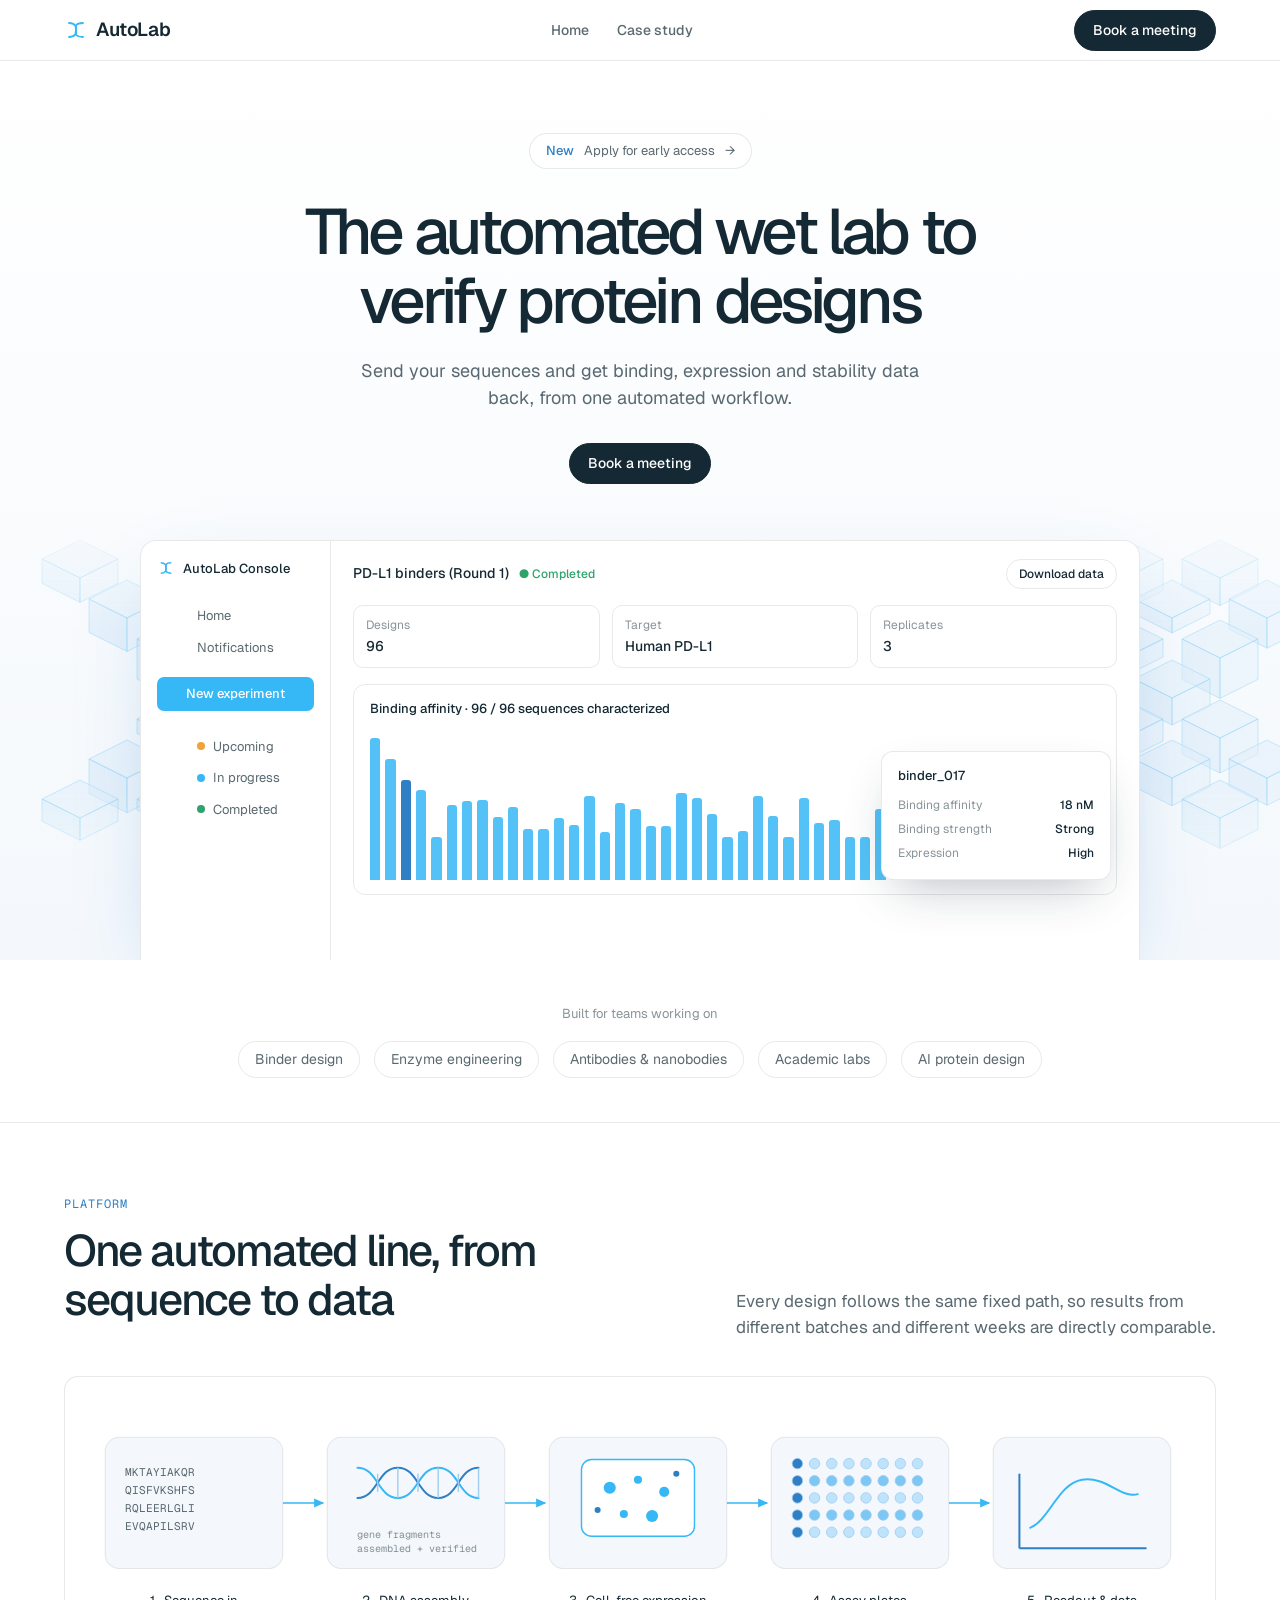
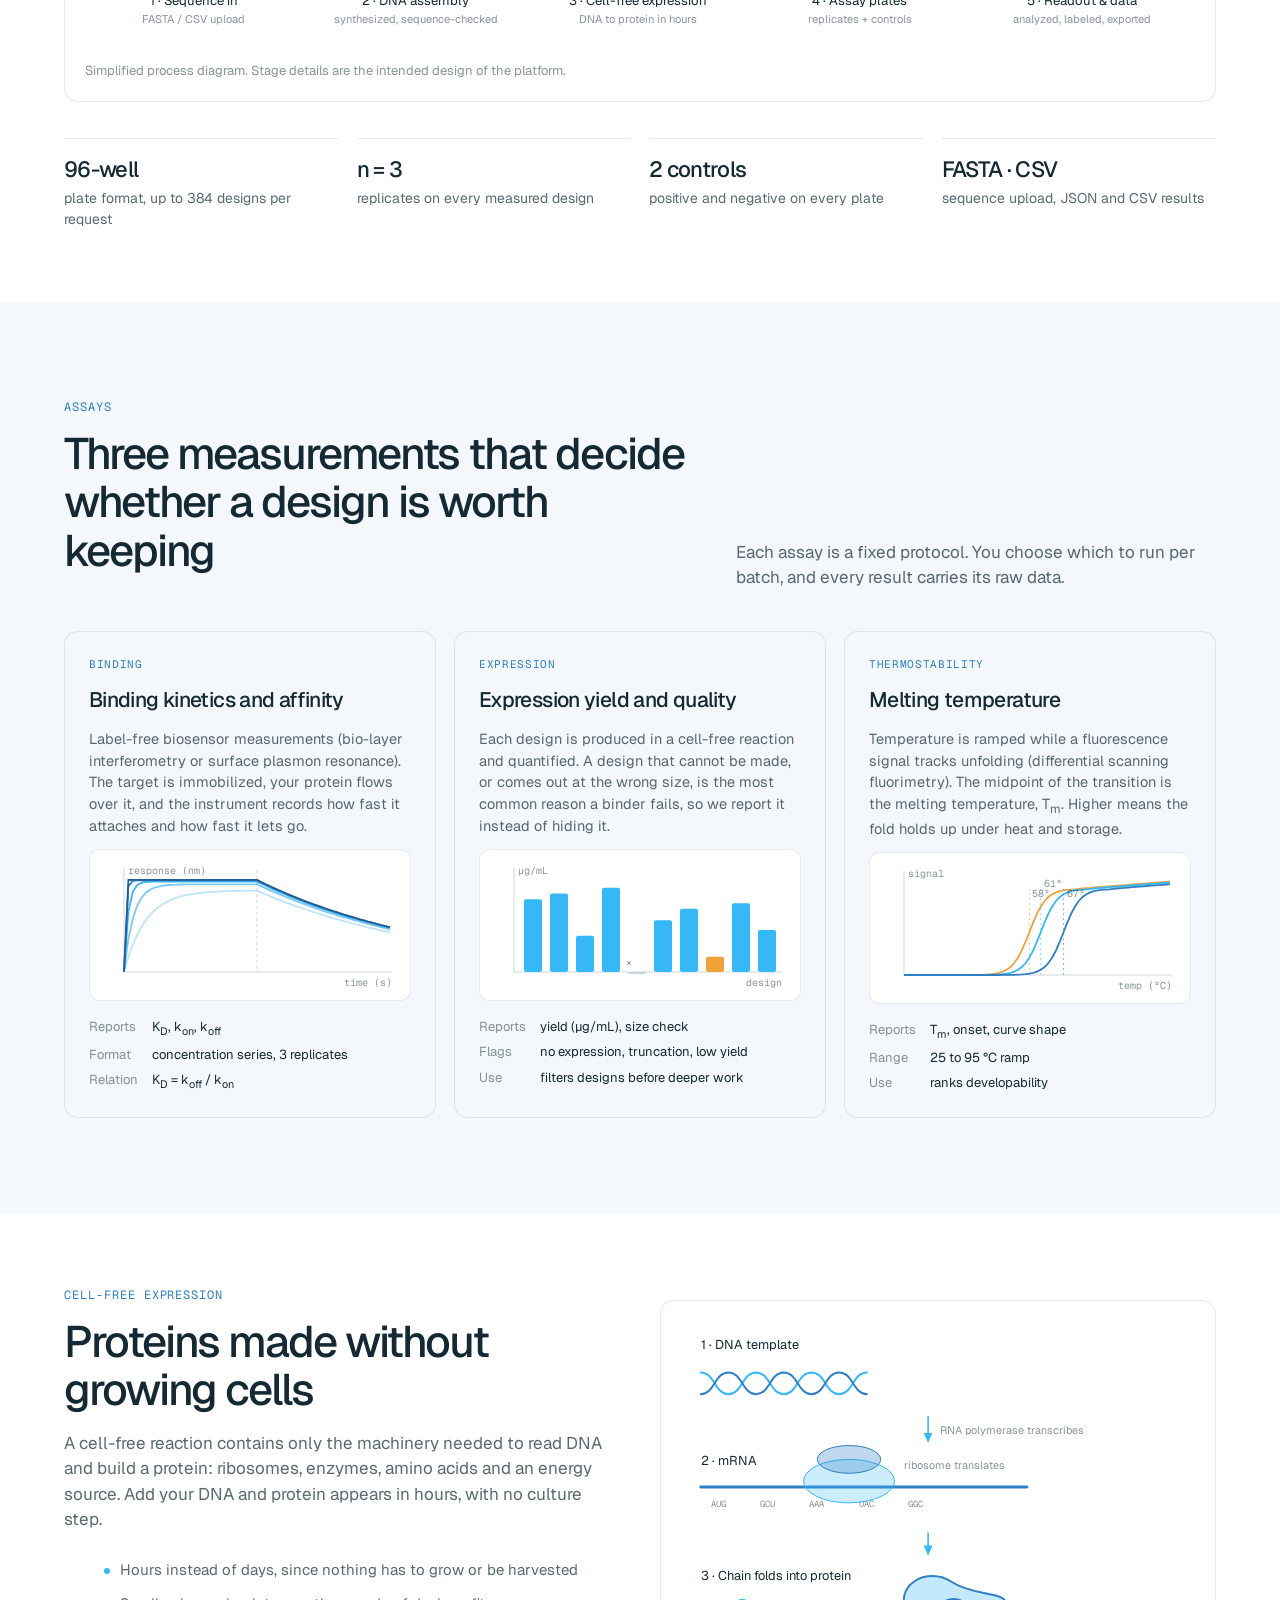
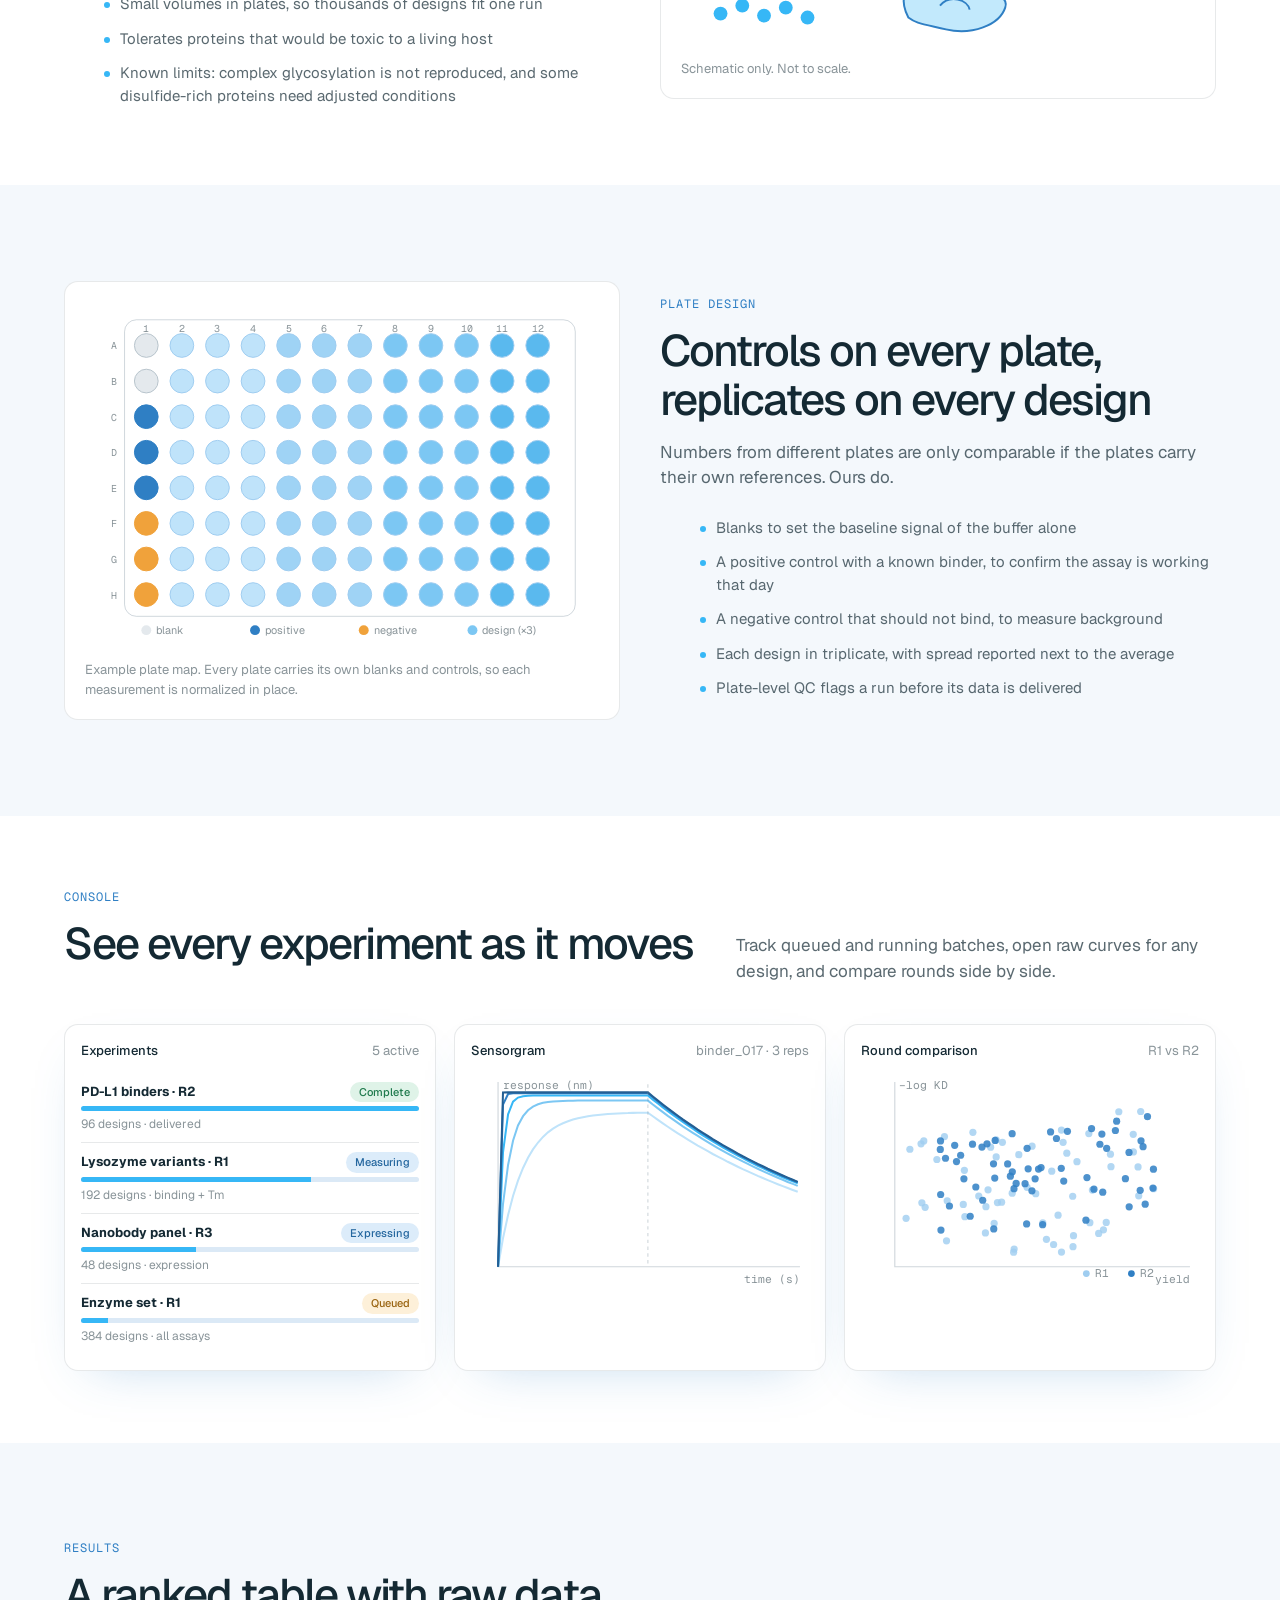
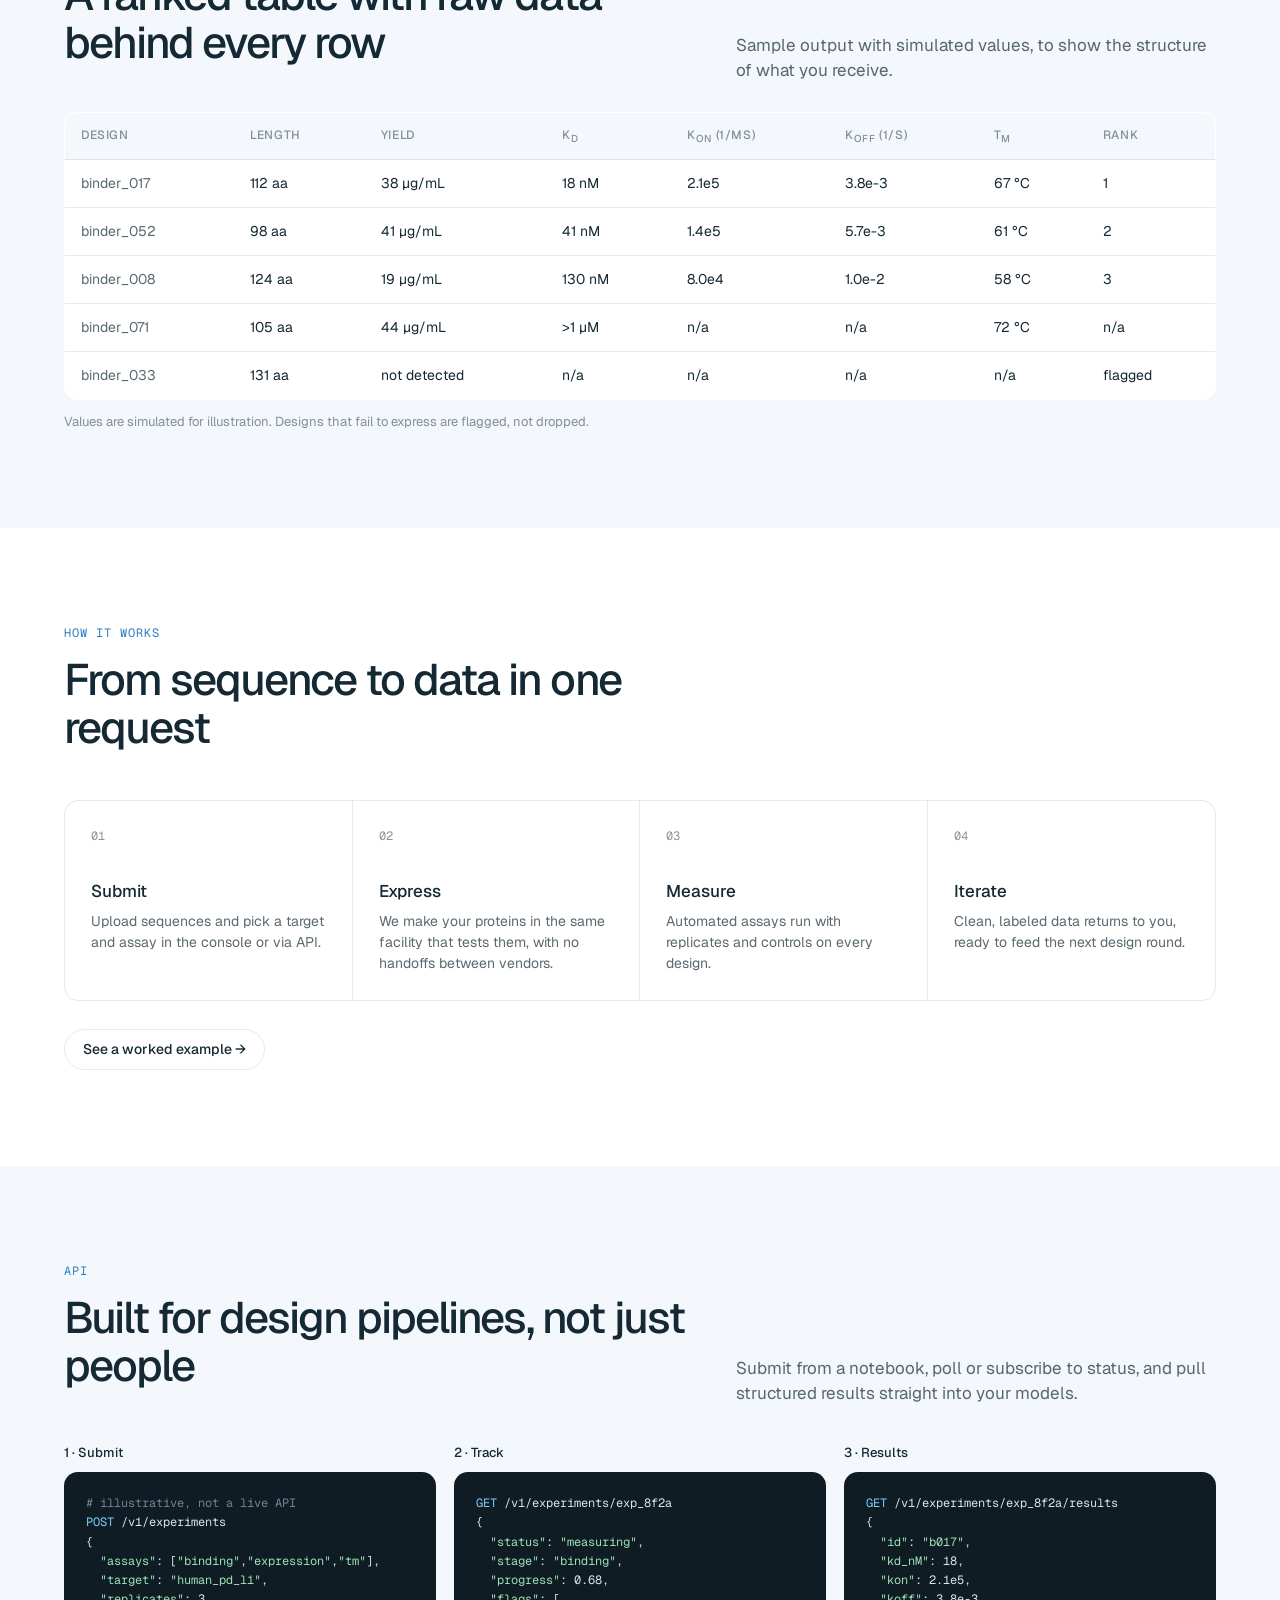
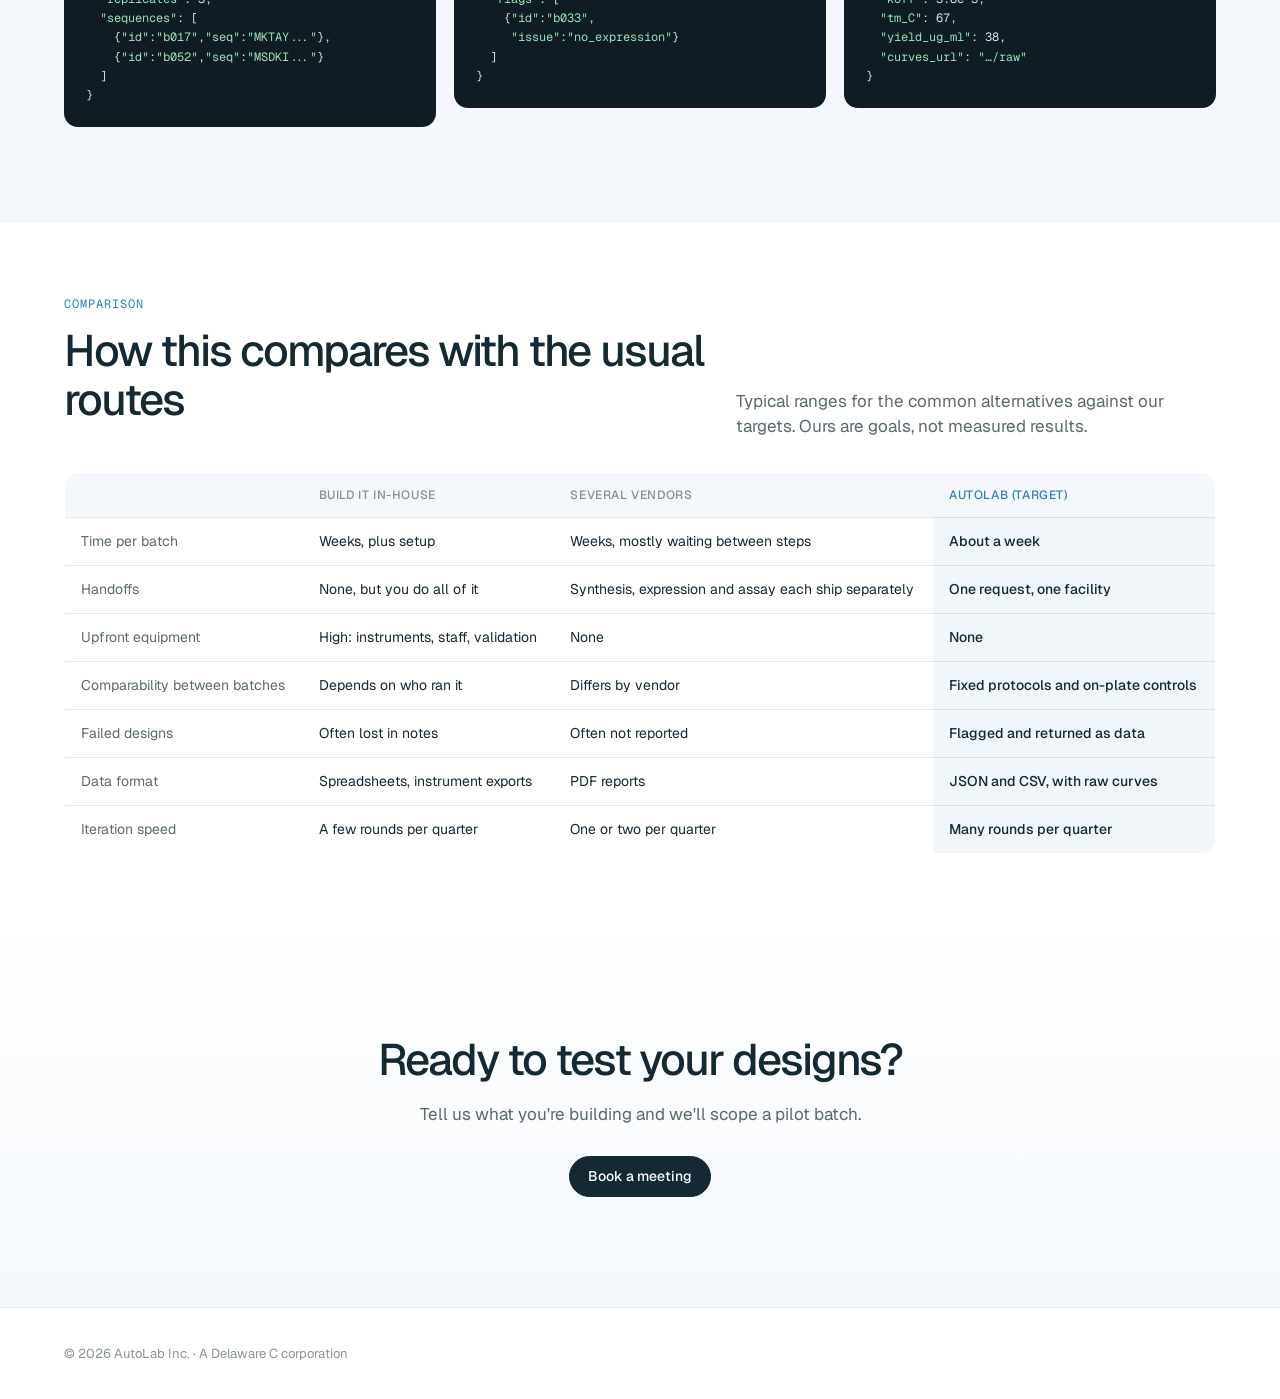
<file: index.html>
<!doctype html>
<html lang="en">
<head>
<meta charset="utf-8">
<meta name="viewport" content="width=device-width, initial-scale=1">
<title>AutoLab | The automated wet lab to verify protein designs</title>
<meta name="description" content="Send protein designs and get binding, expression and stability data back from one automated workflow. Concept site.">
<link rel="preconnect" href="https://fonts.googleapis.com">
<link rel="preconnect" href="https://fonts.gstatic.com" crossorigin>
<link href="https://fonts.googleapis.com/css2?family=Geist:wght@400;500;600&family=Geist+Mono:wght@400;500&display=swap" rel="stylesheet">
<link rel="stylesheet" href="style.css">
</head>
<body>
<header>
  <nav class="wrap">
    <a class="logo" href="#">
      <svg viewBox="0 0 24 24" fill="none" stroke="var(--blue)" stroke-width="1.8" stroke-linecap="round"><path d="M5 5c6 0 8 4 7 7s-1 7 7 7"/><path d="M5 19c6 0 8-4 7-7s-1-7 7-7"/></svg>
      AutoLab
    </a>
    <div class="links">
      <a href="index.html">Home</a><a href="case-study.html">Case study</a>
    </div>
    <div class="cta">
      <a class="btn dark" href="https://calendar.notion.so/meet/tusharbohra/fsco319i" target="_blank" rel="noopener">Book a meeting</a>
    </div>
  </nav>
</header>

<main>
<div class="hero">
  <div class="wrap">
    <a class="pill" href="#order"><b>New</b> Apply for early access <span>→</span></a>
    <h1>The automated wet lab to verify protein designs</h1>
    <p class="sub">Send your sequences and get binding, expression and stability data back, from one automated workflow.</p>
    <div class="cta">
      <a class="btn dark" href="https://calendar.notion.so/meet/tusharbohra/fsco319i" target="_blank" rel="noopener">Book a meeting</a>
    </div>
    <div class="stage">
      <svg class="iso" id="iso" viewBox="0 0 1400 420" preserveAspectRatio="xMidYMid slice" aria-hidden="true"></svg>
      <div class="dash" role="img" aria-label="Example dashboard showing binding affinity for 96 protein binder designs">
        <aside class="side">
          <div class="brand">
            <svg width="18" height="18" viewBox="0 0 24 24" fill="none" stroke="var(--blue)" stroke-width="2"><path d="M5 5c6 0 8 4 7 7s-1 7 7 7"/><path d="M5 19c6 0 8-4 7-7s-1-7 7-7"/></svg>
            AutoLab Console
          </div>
          <ul>
            <li>Home</li><li>Notifications</li>
          </ul>
          <a class="new">New experiment</a>
          <ul>
            <li><span class="dot o"></span>Upcoming</li>
            <li><span class="dot"></span>In progress</li>
            <li><span class="dot g"></span>Completed</li>
          </ul>
        </aside>
        <div class="main">
          <div class="top"><span>PD-L1 binders (Round 1)<span class="tag">● Completed</span></span><span class="btn" style="padding:5px 12px;font-size:12px">Download data</span></div>
          <div class="meta">
            <div>Designs<strong>96</strong></div>
            <div>Target<strong>Human PD-L1</strong></div>
            <div>Replicates<strong>3</strong></div>
          </div>
          <div class="chart">
            <h4>Binding affinity · 96 / 96 sequences characterized</h4>
            <div class="bars" id="bars"></div>
          </div>
        </div>
        <div class="tip">
          <b>binder_017</b>
          <div><span>Binding affinity</span><span>18 nM</span></div>
          <div><span>Binding strength</span><span>Strong</span></div>
          <div><span>Expression</span><span>High</span></div>
        </div>
      </div>
    </div>
  </div>
</div>

<div class="strip">
  <div class="wrap">
    <p>Built for teams working on</p>
    <div class="chips"><span>Binder design</span><span>Enzyme engineering</span><span>Antibodies &amp; nanobodies</span><span>Academic labs</span><span>AI protein design</span></div>
  </div>
</div>

<section class="tight" id="platform">
  <div class="wrap">
    <div class="sec-head">
      <div><div class="eyebrow">Platform</div><h2>One automated line, from sequence to data</h2></div>
      <p class="lead">Every design follows the same fixed path, so results from different batches and different weeks are directly comparable.</p>
    </div>
    <figure class="fig">
      <svg viewBox="0 0 1100 250" role="img" aria-label="Five-stage workflow: sequence intake, DNA assembly, cell-free expression, assay plates, readout and data">
        <defs><marker id="ar" viewBox="0 0 10 10" refX="8" refY="5" markerWidth="7" markerHeight="7" orient="auto"><path d="M0 1 L9 5 L0 9z" fill="#36b7f6"/></marker></defs>
        <g stroke="#36b7f6" stroke-width="1.6" fill="none">
          <path d="M196 105H236" marker-end="url(#ar)"/><path d="M416 105H456" marker-end="url(#ar)"/><path d="M636 105H676" marker-end="url(#ar)"/><path d="M856 105H896" marker-end="url(#ar)"/>
        </g>
        <g>
          <rect x="20" y="40" width="176" height="130" rx="14" fill="var(--tint)" stroke="var(--line)"/>
          <rect x="240" y="40" width="176" height="130" rx="14" fill="var(--tint)" stroke="var(--line)"/>
          <rect x="460" y="40" width="176" height="130" rx="14" fill="var(--tint)" stroke="var(--line)"/>
          <rect x="680" y="40" width="176" height="130" rx="14" fill="var(--tint)" stroke="var(--line)"/>
          <rect x="900" y="40" width="176" height="130" rx="14" fill="var(--tint)" stroke="var(--line)"/>
        </g>
        <!-- 1 sequence -->
        <g font-family="Geist Mono,monospace" font-size="11" fill="var(--ink-70)"><text x="40" y="78">MKTAYIAKQR</text><text x="40" y="96">QISFVKSHFS</text><text x="40" y="114">RQLEERLGLI</text><text x="40" y="132">EVQAPILSRV</text></g>
        <!-- 2 DNA -->
        <g stroke-width="2" fill="none" stroke-linecap="round"><path d="M270 70c20 0 20 30 40 30s20-30 40-30 20 30 40 30" stroke="#36b7f6"/><path d="M270 100c20 0 20-30 40-30s20 30 40 30 20-30 40-30" stroke="#2f7fc4"/></g>
        <g stroke="#9fcdf0" stroke-width="1.4"><path d="M290 76v18M310 70v30M330 76v18M350 70v30M370 76v18M390 70v30"/></g>
        <text class="svg-m" x="270" y="140">gene fragments</text><text class="svg-m" x="270" y="154">assembled + verified</text>
        <!-- 3 cell-free -->
        <rect x="492" y="62" width="112" height="76" rx="10" fill="var(--bg)" stroke="#36b7f6" stroke-width="1.4"/>
        <g fill="#36b7f6"><circle cx="520" cy="90" r="6"/><circle cx="548" cy="82" r="4"/><circle cx="574" cy="94" r="5"/><circle cx="534" cy="116" r="4"/><circle cx="562" cy="118" r="6"/></g>
        <g fill="#2f7fc4"><circle cx="586" cy="76" r="3"/><circle cx="508" cy="112" r="3"/></g>
        <!-- 4 plate -->
        <g id="miniPlate"></g>
        <!-- 5 data -->
        <g fill="none" stroke="#2f7fc4" stroke-width="2"><path d="M926 150V76"/><path d="M926 150H1052"/><path d="M936 130c20-8 28-44 52-48s40 20 56 14" stroke="#36b7f6"/></g>
        <g class="svg-t" text-anchor="middle">
          <text x="108" y="206">1 · Sequence in</text><text x="328" y="206">2 · DNA assembly</text><text x="548" y="206">3 · Cell-free expression</text><text x="768" y="206">4 · Assay plates</text><text x="988" y="206">5 · Readout &amp; data</text>
        </g>
        <g class="svg-s" text-anchor="middle">
          <text x="108" y="224">FASTA / CSV upload</text><text x="328" y="224">synthesized, sequence-checked</text><text x="548" y="224">DNA to protein in hours</text><text x="768" y="224">replicates + controls</text><text x="988" y="224">analyzed, labeled, exported</text>
        </g>
      </svg>
      <figcaption>Simplified process diagram. Stage details are the intended design of the platform.</figcaption>
    </figure>
    <div class="spec">
      <div><strong>96-well</strong>plate format, up to 384 designs per request</div>
      <div><strong>n = 3</strong>replicates on every measured design</div>
      <div><strong>2 controls</strong>positive and negative on every plate</div>
      <div><strong>FASTA · CSV</strong>sequence upload, JSON and CSV results</div>
    </div>
  </div>
</section>

<section class="alt" id="services">
  <div class="wrap">
    <div class="sec-head">
      <div><div class="eyebrow">Assays</div><h2>Three measurements that decide whether a design is worth keeping</h2></div>
      <p class="lead">Each assay is a fixed protocol. You choose which to run per batch, and every result carries its raw data.</p>
    </div>
    <div class="assays">
      <div class="assay">
        <span class="tag2">Binding</span>
        <h3>Binding kinetics and affinity</h3>
        <p>Label-free biosensor measurements (bio-layer interferometry or surface plasmon resonance). The target is immobilized, your protein flows over it, and the instrument records how fast it attaches and how fast it lets go.</p>
        <div class="viz"><svg viewBox="0 0 300 130" id="sensor"></svg></div>
        <dl><dt>Reports</dt><dd>K<sub>D</sub>, k<sub>on</sub>, k<sub>off</sub></dd><dt>Format</dt><dd>concentration series, 3 replicates</dd><dt>Relation</dt><dd>K<sub>D</sub> = k<sub>off</sub> / k<sub>on</sub></dd></dl>
      </div>
      <div class="assay">
        <span class="tag2">Expression</span>
        <h3>Expression yield and quality</h3>
        <p>Each design is produced in a cell-free reaction and quantified. A design that cannot be made, or comes out at the wrong size, is the most common reason a binder fails, so we report it instead of hiding it.</p>
        <div class="viz"><svg viewBox="0 0 300 130" id="yield"></svg></div>
        <dl><dt>Reports</dt><dd>yield (µg/mL), size check</dd><dt>Flags</dt><dd>no expression, truncation, low yield</dd><dt>Use</dt><dd>filters designs before deeper work</dd></dl>
      </div>
      <div class="assay">
        <span class="tag2">Thermostability</span>
        <h3>Melting temperature</h3>
        <p>Temperature is ramped while a fluorescence signal tracks unfolding (differential scanning fluorimetry). The midpoint of the transition is the melting temperature, T<sub>m</sub>. Higher means the fold holds up under heat and storage.</p>
        <div class="viz"><svg viewBox="0 0 300 130" id="melt"></svg></div>
        <dl><dt>Reports</dt><dd>T<sub>m</sub>, onset, curve shape</dd><dt>Range</dt><dd>25 to 95 °C ramp</dd><dt>Use</dt><dd>ranks developability</dd></dl>
      </div>
    </div>
  </div>
</section>

<section class="tight" id="cellfree">
  <div class="wrap cols2">
    <div>
      <div class="eyebrow">Cell-free expression</div>
      <h2>Proteins made without growing cells</h2>
      <p class="lead">A cell-free reaction contains only the machinery needed to read DNA and build a protein: ribosomes, enzymes, amino acids and an energy source. Add your DNA and protein appears in hours, with no culture step.</p>
      <ul class="pts">
        <li>Hours instead of days, since nothing has to grow or be harvested</li>
        <li>Small volumes in plates, so thousands of designs fit one run</li>
        <li>Tolerates proteins that would be toxic to a living host</li>
        <li>Known limits: complex glycosylation is not reproduced, and some disulfide-rich proteins need adjusted conditions</li>
      </ul>
    </div>
    <figure class="fig" style="margin-top:0">
      <svg viewBox="0 0 520 330" role="img" aria-label="Cell-free expression: DNA is transcribed to mRNA, a ribosome translates it into a chain, which folds into a protein">
        <text class="svg-t" x="20" y="28">1 · DNA template</text>
        <g fill="none" stroke-width="2" stroke-linecap="round"><path d="M20 52c14 0 14 22 28 22s14-22 28-22 14 22 28 22 14-22 28-22 14 22 28 22 14-22 28-22" stroke="#36b7f6"/><path d="M20 74c14 0 14-22 28-22s14 22 28 22 14-22 28-22 14 22 28 22 14-22 28-22 14 22 28 22" stroke="#2f7fc4"/></g>
        <path d="M250 96v26" stroke="#36b7f6" stroke-width="1.6" marker-end="url(#ar2)"/>
        <defs><marker id="ar2" viewBox="0 0 10 10" refX="8" refY="5" markerWidth="7" markerHeight="7" orient="auto"><path d="M0 1 L9 5 L0 9z" fill="#36b7f6"/></marker></defs>
        <text class="svg-s" x="262" y="114">RNA polymerase transcribes</text>
        <text class="svg-t" x="20" y="146">2 · mRNA</text>
        <path d="M20 168h330" stroke="#2f7fc4" stroke-width="3" stroke-linecap="round"/>
        <g font-family="Geist Mono,monospace" font-size="9" fill="var(--ink-50)"><text x="30" y="188">AUG</text><text x="80" y="188">GCU</text><text x="130" y="188">AAA</text><text x="180" y="188">UAC</text><text x="230" y="188">GGC</text></g>
        <ellipse cx="170" cy="162" rx="46" ry="22" fill="#36b7f6" fill-opacity=".25" stroke="#36b7f6"/>
        <ellipse cx="170" cy="140" rx="32" ry="14" fill="#2f7fc4" fill-opacity=".3" stroke="#2f7fc4"/>
        <text class="svg-s" x="226" y="150">ribosome translates</text>
        <path d="M250 214v22" stroke="#36b7f6" stroke-width="1.6" marker-end="url(#ar2)"/>
        <text class="svg-t" x="20" y="262">3 · Chain folds into protein</text>
        <g fill="#36b7f6"><circle cx="40" cy="296" r="7"/><circle cx="62" cy="288" r="7"/><circle cx="84" cy="298" r="7"/><circle cx="106" cy="290" r="7"/><circle cx="128" cy="300" r="7"/></g>
        <path d="M230 300c-18-34 20-52 44-36s60 8 54 26-34 28-60 22-30-6-38-12z" fill="#36b7f6" fill-opacity=".3" stroke="#2f7fc4" stroke-width="2"/>
        <path d="M262 288c10-12 28-6 30 4" fill="none" stroke="#2f7fc4" stroke-width="2"/>
      </svg>
      <figcaption>Schematic only. Not to scale.</figcaption>
    </figure>
  </div>
</section>

<section class="alt" id="plates">
  <div class="wrap cols2">
    <figure class="fig" style="margin-top:0">
      <svg viewBox="0 0 520 330" id="plate" role="img" aria-label="96-well plate layout showing blanks, controls and triplicate sample wells"></svg>
      <figcaption>Example plate map. Every plate carries its own blanks and controls, so each measurement is normalized in place.</figcaption>
    </figure>
    <div>
      <div class="eyebrow">Plate design</div>
      <h2>Controls on every plate, replicates on every design</h2>
      <p class="lead">Numbers from different plates are only comparable if the plates carry their own references. Ours do.</p>
      <ul class="pts">
        <li>Blanks to set the baseline signal of the buffer alone</li>
        <li>A positive control with a known binder, to confirm the assay is working that day</li>
        <li>A negative control that should not bind, to measure background</li>
        <li>Each design in triplicate, with spread reported next to the average</li>
        <li>Plate-level QC flags a run before its data is delivered</li>
      </ul>
    </div>
  </div>
</section>

<section class="tight" id="console">
  <div class="wrap">
    <div class="sec-head">
      <div><div class="eyebrow">Console</div><h2>See every experiment as it moves</h2></div>
      <p class="lead">Track queued and running batches, open raw curves for any design, and compare rounds side by side.</p>
    </div>
    <div class="minis">
      <div class="mini">
        <h4>Experiments <span>5 active</span></h4>
        <div class="job"><b>PD-L1 binders · R2</b><span class="chipx a">Complete</span><div class="prog"><i style="width:100%"></i></div><small>96 designs · delivered</small></div>
        <div class="job"><b>Lysozyme variants · R1</b><span class="chipx b">Measuring</span><div class="prog"><i style="width:68%"></i></div><small>192 designs · binding + Tm</small></div>
        <div class="job"><b>Nanobody panel · R3</b><span class="chipx b">Expressing</span><div class="prog"><i style="width:34%"></i></div><small>48 designs · expression</small></div>
        <div class="job"><b>Enzyme set · R1</b><span class="chipx c">Queued</span><div class="prog"><i style="width:8%"></i></div><small>384 designs · all assays</small></div>
      </div>
      <div class="mini">
        <h4>Sensorgram <span>binder_017 · 3 reps</span></h4>
        <svg viewBox="0 0 300 190" id="sensor2"></svg>
      </div>
      <div class="mini">
        <h4>Round comparison <span>R1 vs R2</span></h4>
        <svg viewBox="0 0 300 190" id="scatter"></svg>
      </div>
    </div>
  </div>
</section>

<section class="alt" id="results">
  <div class="wrap">
    <div class="sec-head">
      <div><div class="eyebrow">Results</div><h2>A ranked table with raw data behind every row</h2></div>
      <p class="lead">Sample output with simulated values, to show the structure of what you receive.</p>
    </div>
    <table class="cmp" style="margin-top:28px">
      <thead><tr><th>Design</th><th>Length</th><th>Yield</th><th>K<sub>D</sub></th><th>k<sub>on</sub> (1/Ms)</th><th>k<sub>off</sub> (1/s)</th><th>T<sub>m</sub></th><th>Rank</th></tr></thead>
      <tbody>
        <tr><td>binder_017</td><td>112 aa</td><td>38 µg/mL</td><td>18 nM</td><td>2.1e5</td><td>3.8e-3</td><td>67 °C</td><td>1</td></tr>
        <tr><td>binder_052</td><td>98 aa</td><td>41 µg/mL</td><td>41 nM</td><td>1.4e5</td><td>5.7e-3</td><td>61 °C</td><td>2</td></tr>
        <tr><td>binder_008</td><td>124 aa</td><td>19 µg/mL</td><td>130 nM</td><td>8.0e4</td><td>1.0e-2</td><td>58 °C</td><td>3</td></tr>
        <tr><td>binder_071</td><td>105 aa</td><td>44 µg/mL</td><td>&gt;1 µM</td><td>n/a</td><td>n/a</td><td>72 °C</td><td>n/a</td></tr>
        <tr><td>binder_033</td><td>131 aa</td><td>not detected</td><td>n/a</td><td>n/a</td><td>n/a</td><td>n/a</td><td>flagged</td></tr>
      </tbody>
    </table>
    <p class="figcap">Values are simulated for illustration. Designs that fail to express are flagged, not dropped.</p>
  </div>
</section>

<section id="how">
  <div class="wrap">
    <div class="eyebrow">How it works</div>
    <h2>From sequence to data in one request</h2>
    <div class="steps">
      <div class="step"><div class="n">01</div><h3>Submit</h3><p>Upload sequences and pick a target and assay in the console or via API.</p></div>
      <div class="step"><div class="n">02</div><h3>Express</h3><p>We make your proteins in the same facility that tests them, with no handoffs between vendors.</p></div>
      <div class="step"><div class="n">03</div><h3>Measure</h3><p>Automated assays run with replicates and controls on every design.</p></div>
      <div class="step"><div class="n">04</div><h3>Iterate</h3><p>Clean, labeled data returns to you, ready to feed the next design round.</p></div>
    </div>
    <p style="margin-top:28px"><a class="btn" href="case-study.html">See a worked example →</a></p>
  </div>
</section>

<section class="alt" id="api">
  <div class="wrap">
    <div class="sec-head">
      <div><div class="eyebrow">API</div><h2>Built for design pipelines, not just people</h2></div>
      <p class="lead">Submit from a notebook, poll or subscribe to status, and pull structured results straight into your models.</p>
    </div>
    <div class="api3">
      <div><h4>1 · Submit</h4>
<pre><span class="c"># illustrative, not a live API</span>
<span class="k">POST</span> /v1/experiments
{
  <span class="s">"assays"</span>: [<span class="s">"binding"</span>,<span class="s">"expression"</span>,<span class="s">"tm"</span>],
  <span class="s">"target"</span>: <span class="s">"human_pd_l1"</span>,
  <span class="s">"replicates"</span>: 3,
  <span class="s">"sequences"</span>: [
    {<span class="s">"id"</span>:<span class="s">"b017"</span>,<span class="s">"seq"</span>:<span class="s">"MKTAY..."</span>},
    {<span class="s">"id"</span>:<span class="s">"b052"</span>,<span class="s">"seq"</span>:<span class="s">"MSDKI..."</span>}
  ]
}</pre></div>
      <div><h4>2 · Track</h4>
<pre><span class="k">GET</span> /v1/experiments/exp_8f2a
{
  <span class="s">"status"</span>: <span class="s">"measuring"</span>,
  <span class="s">"stage"</span>: <span class="s">"binding"</span>,
  <span class="s">"progress"</span>: 0.68,
  <span class="s">"flags"</span>: [
    {<span class="s">"id"</span>:<span class="s">"b033"</span>,
     <span class="s">"issue"</span>:<span class="s">"no_expression"</span>}
  ]
}</pre></div>
      <div><h4>3 · Results</h4>
<pre><span class="k">GET</span> /v1/experiments/exp_8f2a/results
{
  <span class="s">"id"</span>: <span class="s">"b017"</span>,
  <span class="s">"kd_nM"</span>: 18,
  <span class="s">"kon"</span>: 2.1e5,
  <span class="s">"koff"</span>: 3.8e-3,
  <span class="s">"tm_C"</span>: 67,
  <span class="s">"yield_ug_ml"</span>: 38,
  <span class="s">"curves_url"</span>: <span class="s">"…/raw"</span>
}</pre></div>
    </div>
  </div>
</section>

<section class="tight" id="compare">
  <div class="wrap">
    <div class="sec-head">
      <div><div class="eyebrow">Comparison</div><h2>How this compares with the usual routes</h2></div>
      <p class="lead">Typical ranges for the common alternatives against our targets. Ours are goals, not measured results.</p>
    </div>
    <table class="cmp">
      <thead><tr><th></th><th>Build it in-house</th><th>Several vendors</th><th class="us">AutoLab (target)</th></tr></thead>
      <tbody>
        <tr><td>Time per batch</td><td>Weeks, plus setup</td><td>Weeks, mostly waiting between steps</td><td class="us">About a week</td></tr>
        <tr><td>Handoffs</td><td>None, but you do all of it</td><td>Synthesis, expression and assay each ship separately</td><td class="us">One request, one facility</td></tr>
        <tr><td>Upfront equipment</td><td>High: instruments, staff, validation</td><td>None</td><td class="us">None</td></tr>
        <tr><td>Comparability between batches</td><td>Depends on who ran it</td><td>Differs by vendor</td><td class="us">Fixed protocols and on-plate controls</td></tr>
        <tr><td>Failed designs</td><td>Often lost in notes</td><td>Often not reported</td><td class="us">Flagged and returned as data</td></tr>
        <tr><td>Data format</td><td>Spreadsheets, instrument exports</td><td>PDF reports</td><td class="us">JSON and CSV, with raw curves</td></tr>
        <tr><td>Iteration speed</td><td>A few rounds per quarter</td><td>One or two per quarter</td><td class="us">Many rounds per quarter</td></tr>
      </tbody>
    </table>
  </div>
</section>

<div class="final" id="order">
  <div class="wrap">
    <h2>Ready to test your designs?</h2>
    <p class="lead" style="margin:0 auto">Tell us what you're building and we'll scope a pilot batch.</p>
    <div class="cta">
      <a class="btn dark" href="https://calendar.notion.so/meet/tusharbohra/fsco319i" target="_blank" rel="noopener">Book a meeting</a>
    </div>
  </div>
</div>
</main>

<footer>
  <div class="wrap"><span>© 2026 AutoLab Inc. · A Delaware C corporation</span></div>
</footer>


<script>
// deterministic pseudo-random so the chart looks the same every load
let seed=7;const rnd=()=>(seed=(seed*16807)%2147483647)/2147483647;
const bars=document.getElementById('bars');
for(let i=0;i<48;i++){
  const v=i<3?95-i*14:Math.max(14,60-rnd()*34+(i%7===0?18:0));
  const b=document.createElement('i');b.style.height=v+'%';
  if(i===2)b.className='hi';bars.appendChild(b);
}
// isometric block field behind the dashboard
const svg=document.getElementById('iso');const NS='http://www.w3.org/2000/svg';
const css=getComputedStyle(document.documentElement);
function box(cx,cy,w,h,d){
  const g=document.createElementNS(NS,'g');
  const p=(pts,f,o)=>{const e=document.createElementNS(NS,'polygon');e.setAttribute('points',pts);e.setAttribute('fill',f);e.setAttribute('fill-opacity',o);e.setAttribute('stroke','#36b7f6');e.setAttribute('stroke-opacity','.45');e.setAttribute('stroke-width','1');g.appendChild(e)};
  p(`${cx},${cy} ${cx+w},${cy+w/2} ${cx},${cy+w} ${cx-w},${cy+w/2}`,'#cfe6f8',.55);
  p(`${cx-w},${cy+w/2} ${cx},${cy+w} ${cx},${cy+w+h} ${cx-w},${cy+w/2+h}`,'#9fcdf0',.35);
  p(`${cx},${cy+w} ${cx+w},${cy+w/2} ${cx+w},${cy+w/2+h} ${cx},${cy+w+h}`,'#b9dbf4',.3);
  svg.appendChild(g);
}
for(let r=0;r<7;r++)for(let c=0;c<13;c++){
  if(rnd()<.25)continue;
  const x=140+c*95+(r%2)*47,y=40+r*40;
  box(x,y,38,10+rnd()*34,0);
}

// ---- science charts (simulated curves) ----
(function(){
const N='http://www.w3.org/2000/svg';
const el=(t,at,p)=>{const e=document.createElementNS(N,t);for(const k in at)e.setAttribute(k,at[k]);if(p)p.appendChild(e);return e};
const get=id=>document.getElementById(id);
const BLUE='#36b7f6',DEEP='#2f7fc4',LINE='rgba(120,140,155,.35)';
function axes(svg,w,h,l,b,xl,yl){
  el('path',{d:`M${l} 8V${h-b}H${w-8}`,stroke:LINE,fill:'none'},svg);
  if(xl){const t=el('text',{x:w-8,y:h-4,'text-anchor':'end',class:'svg-m'},svg);t.textContent=xl}
  if(yl){const t=el('text',{x:l+4,y:14,class:'svg-m'},svg);t.textContent=yl}
}
// sensorgram: association 0..60, dissociation 60..120
function sens(svg,w,h,concs,cols){
  const l=24,b=18,pw=w-l-10,ph=h-b-24;
  axes(svg,w,h,l,b,'time (s)','response (nm)');
  concs.forEach((c,i)=>{
    const kon=0.045,koff=0.012,rmax=1;
    const kobs=kon*c+koff,req=kon*c/kobs;
    let d='';
    for(let t=0;t<=120;t+=2){
      let r=t<=60?req*rmax*(1-Math.exp(-kobs*t)):req*rmax*(1-Math.exp(-kobs*60))*Math.exp(-koff*(t-60));
      const x=l+t/120*pw,y=(h-b)-r*ph*1.05;
      d+=(t?'L':'M')+x.toFixed(1)+' '+y.toFixed(1);
    }
    el('path',{d,fill:'none',stroke:cols[i],'stroke-width':1.8},svg);
  });
  el('path',{d:`M${l+pw/2} 10V${h-b}`,stroke:LINE,'stroke-dasharray':'3 3'},svg);
}
const cols=['#bfe3fa','#7cc7f3','#36b7f6','#2f7fc4','#245f93'];
if(get('sensor'))sens(get('sensor'),300,130,[2,5,12,30,75],cols);
if(get('sensor2'))sens(get('sensor2'),300,190,[2,5,12,30,75],cols);
// yield bars
(function(){
  const s=get('yield');if(!s)return;
  axes(s,300,130,24,18,'design','µg/mL');
  const v=[38,41,19,44,0,27,33,8,36,22];
  v.forEach((y,i)=>{
    const x=34+i*26,h=y/46*88;
    el('rect',{x,y:112-h,width:18,height:Math.max(h,2),rx:2,fill:y===0?'#c9d3da':(y<12?'#f0a23b':BLUE)},s);
  });
  const t=el('text',{x:34+4*26-2,y:106,class:'svg-m'},s);t.textContent='×';
})();
// melt curves
(function(){
  const s=get('melt');if(!s)return;
  axes(s,300,130,24,18,'temp (°C)','signal');
  [[58,'#f0a23b'],[61,BLUE],[67,DEEP]].forEach(([tm,c])=>{
    let d='';
    for(let T=25;T<=95;T+=1){
      const f=1/(1+Math.exp(-(T-tm)/2.2));
      const x=24+(T-25)/70*266,y=112-f*86-6*(T>tm+12?(T-tm-12)/20:0);
      d+=(T>25?'L':'M')+x.toFixed(1)+' '+y.toFixed(1);
    }
    el('path',{d,fill:'none',stroke:c,'stroke-width':1.8},s);
    const x=24+(tm-25)/70*266;
    el('path',{d:`M${x} 112V26`,stroke:c,'stroke-dasharray':'2 3',opacity:.6},s);
    const t=el('text',{x:x+3,y:24+[0,10,20][[58,61,67].indexOf(tm)]*0+[22,12,22][[58,61,67].indexOf(tm)]-12,class:'svg-m'},s);t.textContent=tm+'°';
  });
})();
// scatter R1 vs R2 (affinity vs yield)
(function(){
  const s=get('scatter');if(!s)return;
  axes(s,300,190,30,18,'yield','−log KD');
  let seed=5;const r=()=>(seed=(seed*16807)%2147483647)/2147483647;
  for(let i=0;i<60;i++){el('circle',{cx:40+r()*220,cy:28+r()*118+ (r()*30),r:3.2,fill:'#9fcdf0',opacity:.8},s)}
  for(let i=0;i<60;i++){const x=70+r()*190;el('circle',{cx:x,cy:30+(1-x/280)*40+r()*90,r:3.2,fill:DEEP,opacity:.85},s)}
  el('circle',{cx:200,cy:178,r:3,fill:'#9fcdf0'},s);el('circle',{cx:240,cy:178,r:3,fill:DEEP},s);
  const a=el('text',{x:208,y:181,class:'svg-m'},s);a.textContent='R1';
  const b=el('text',{x:248,y:181,class:'svg-m'},s);b.textContent='R2';
})();
// 96-well plate map
(function(){
  const s=get('plate');if(!s)return;
  const rows='ABCDEFGH',x0=62,y0=44,dx=36,dy=36;
  for(let c=0;c<12;c++){const t=el('text',{x:x0+c*dx,y:30,'text-anchor':'middle',class:'svg-m'},s);t.textContent=c+1}
  for(let r=0;r<8;r++){const t=el('text',{x:26,y:y0+r*dy+4,class:'svg-m'},s);t.textContent=rows[r]}
  el('rect',{x:40,y:18,width:456,height:300,rx:12,fill:'none',stroke:LINE},s);
  for(let r=0;r<8;r++)for(let c=0;c<12;c++){
    let f='#dcecfa',st='#9fcdf0';
    if(c===0&&r<2){f='#e4e9ed';st='#b8c4cc'}           // blanks
    else if(c===0&&r>=2&&r<5){f=DEEP;st=DEEP}           // positive control
    else if(c===0&&r>=5){f='#f0a23b';st='#f0a23b'}       // negative control
    else{const g=Math.floor((c-1)/3);f=['#bfe3fa','#9fd3f5','#7cc7f3','#5ab9ee'][g%4]}
    el('circle',{cx:x0+c*dx,cy:y0+r*dy,r:12,fill:f,stroke:st,'stroke-width':1},s);
  }
  const lg=[['#e4e9ed','blank'],[DEEP,'positive'],['#f0a23b','negative'],['#7cc7f3','design (×3)']];
  lg.forEach(([c,t],i)=>{el('circle',{cx:62+i*110,cy:332,r:5,fill:c},s);const tx=el('text',{x:72+i*110,y:336,class:'svg-s'},s);tx.textContent=t});
  s.setAttribute('viewBox','0 0 520 350');
})();
// mini plate inside the process diagram
(function(){
  const g=get('miniPlate');if(!g)return;
  for(let r=0;r<5;r++)for(let c=0;c<8;c++){
    el('circle',{cx:706+c*17,cy:66+r*17,r:5.2,fill:(c===0)?DEEP:(r%2?'#7cc7f3':'#bfe3fa'),stroke:'#9fcdf0','stroke-width':.8},g);
  }
})();
})();
</script>
</body>
</html>
</file>
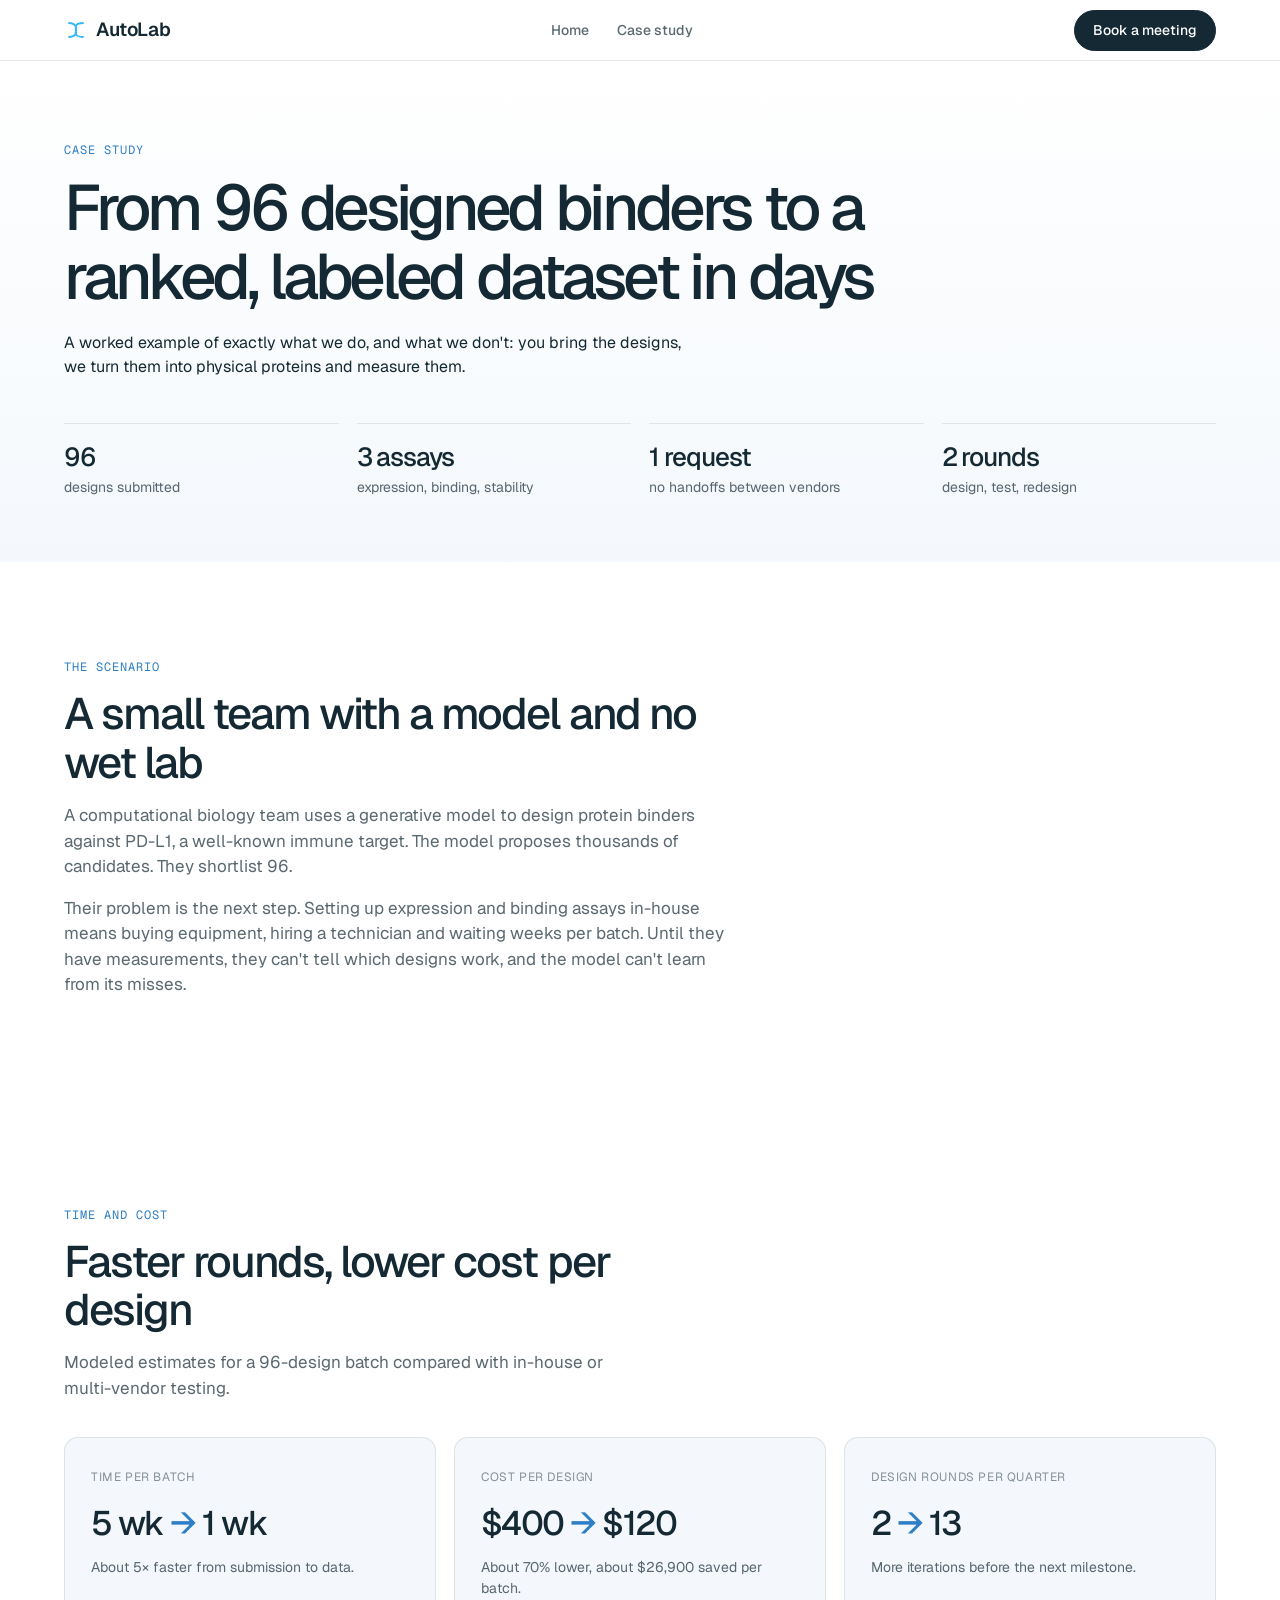
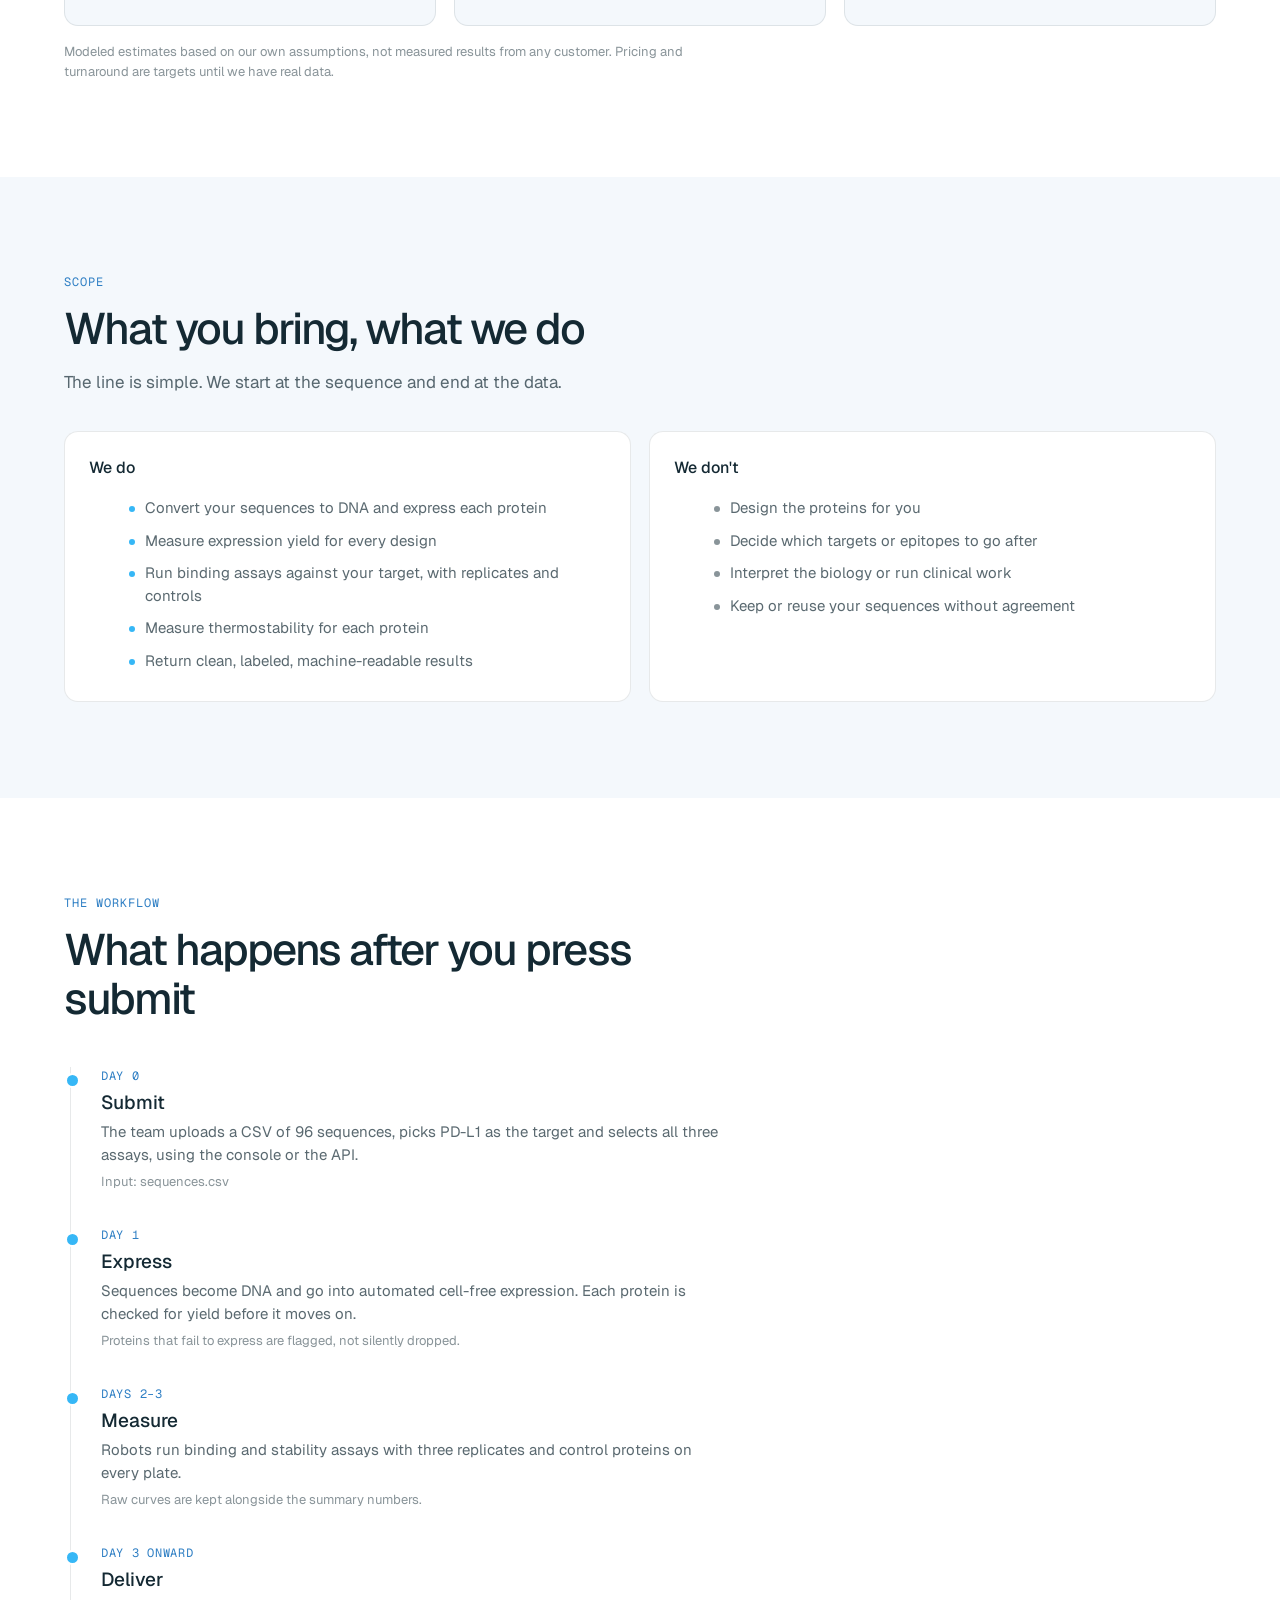
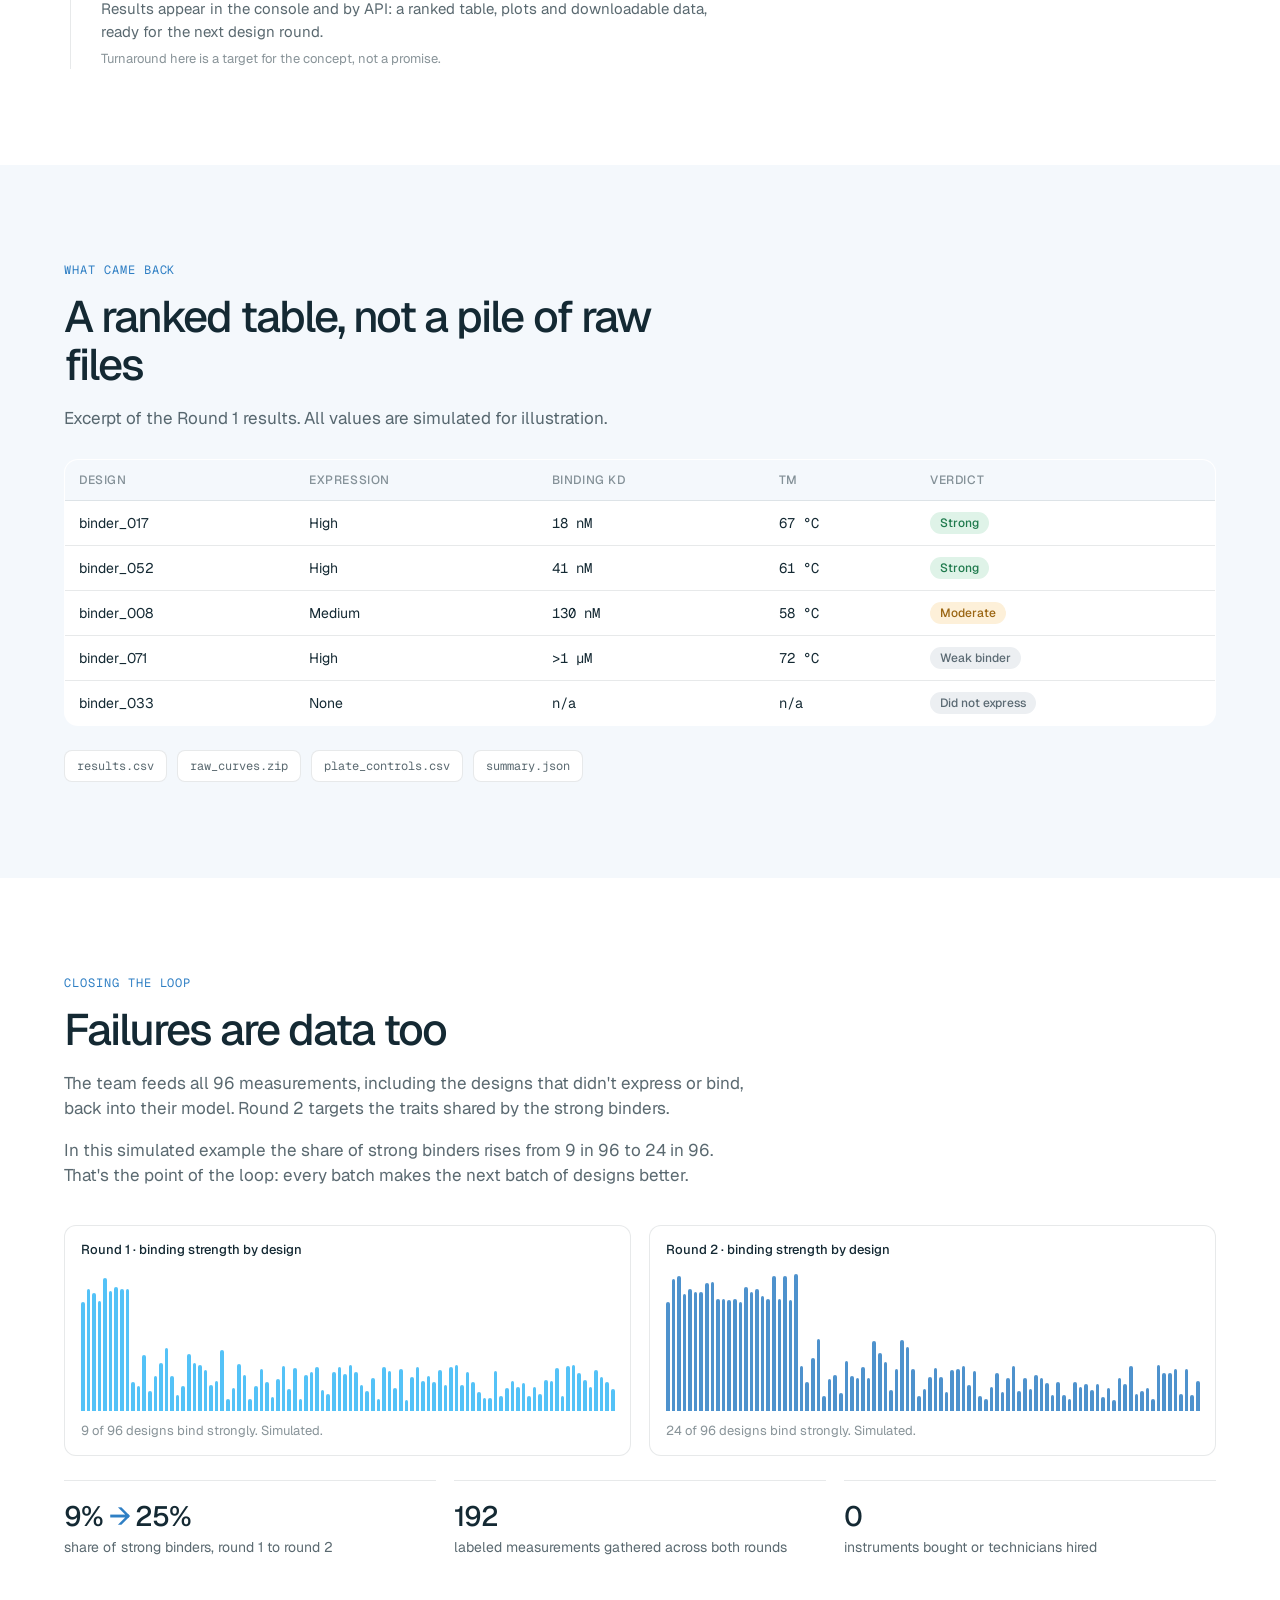
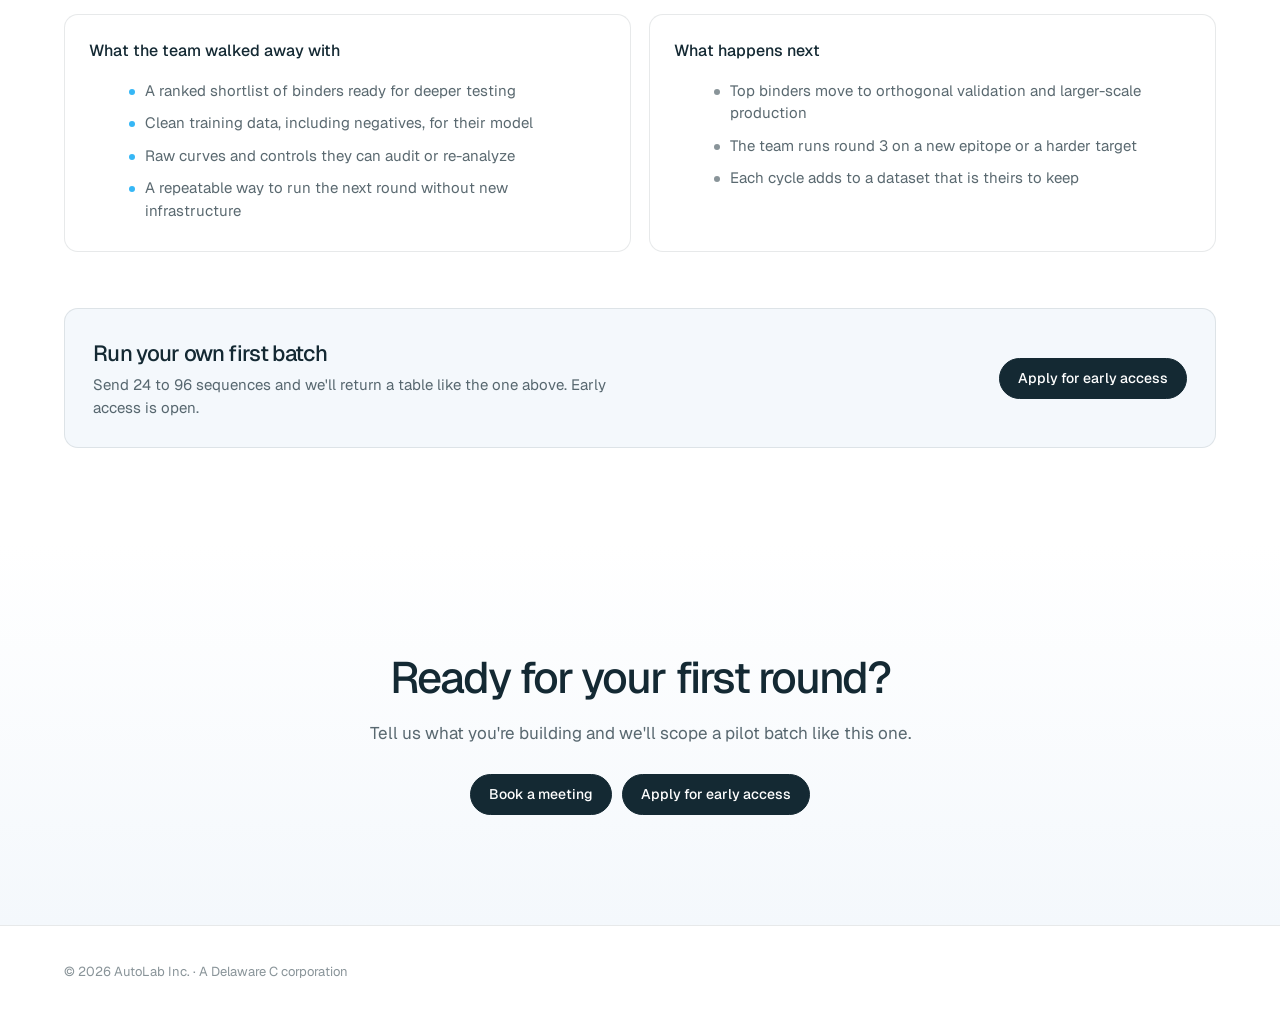
<file: case-study.html>
<!doctype html>
<html lang="en">
<head>
<meta charset="utf-8">
<meta name="viewport" content="width=device-width, initial-scale=1">
<title>Case study | AutoLab</title>
<meta name="description" content="A worked example of what AutoLab does, from a batch of designed sequences to labeled data. Illustrative scenario.">
<link rel="preconnect" href="https://fonts.googleapis.com">
<link rel="preconnect" href="https://fonts.gstatic.com" crossorigin>
<link href="https://fonts.googleapis.com/css2?family=Geist:wght@400;500;600&family=Geist+Mono:wght@400;500&display=swap" rel="stylesheet">
<link rel="stylesheet" href="style.css">
<style>
.cs-hero{background:linear-gradient(180deg,var(--bg),var(--tint));padding:80px 0 64px}
.cs-hero h1{margin:0 0 20px;max-width:820px;text-align:left}
.cs-hero p.sub{margin:0;text-align:left;max-width:640px}
.note{display:inline-block;margin-bottom:22px;padding:6px 14px;border-radius:999px;border:1px dashed var(--ink-50);font-size:13px;color:var(--ink-70)}
.summary{display:grid;grid-template-columns:repeat(4,1fr);gap:18px;margin-top:44px}
.summary div{border-top:1px solid var(--line);padding-top:14px;font-size:14px;color:var(--ink-70)}
.summary strong{display:block;font-size:26px;font-weight:500;letter-spacing:-.04em;color:var(--ink)}
.prose{max-width:680px}
.prose p{color:var(--ink-70);font-size:17px;margin-bottom:16px}
.two{display:grid;grid-template-columns:1fr 1fr;gap:18px;margin-top:36px}
.box{border:1px solid var(--line);border-radius:var(--radius);padding:24px;background:var(--bg)}
.box h3{font-size:16px;font-weight:500;margin-bottom:12px}
.box li{list-style:none;display:flex;gap:10px;font-size:15px;color:var(--ink-70);padding:5px 0}
.box li::before{content:"";width:6px;height:6px;border-radius:50%;background:var(--blue);margin-top:9px;flex:none}
.box.no li::before{background:var(--ink-50)}
.timeline{margin-top:44px;border-left:1px solid var(--line);margin-left:6px}
.tl{position:relative;padding:0 0 34px 30px}
.tl:last-child{padding-bottom:0}
.tl::before{content:"";position:absolute;left:-6px;top:6px;width:11px;height:11px;border-radius:50%;background:var(--blue);border:2px solid var(--bg)}
.tl .when{font-family:"Geist Mono",monospace;font-size:12px;color:var(--blue-deep);letter-spacing:.06em;text-transform:uppercase}
.tl h3{font-size:19px;font-weight:500;margin:4px 0 4px}
.tl p{font-size:15px;color:var(--ink-70);max-width:620px}
.tl small{display:block;margin-top:6px;font-size:13px;color:var(--ink-50)}
table{width:100%;border-collapse:collapse;font-size:14px;margin-top:28px;background:var(--bg);border:1px solid var(--line);border-radius:var(--radius);overflow:hidden}
th,td{padding:11px 14px;text-align:left;border-bottom:1px solid var(--line)}
th{font-weight:500;color:var(--ink-50);font-size:12px;text-transform:uppercase;letter-spacing:.05em;background:var(--tint)}
tr:last-child td{border-bottom:0}
td.num{font-family:"Geist Mono",monospace}
.badge{display:inline-block;padding:2px 10px;border-radius:999px;font-size:12px;font-weight:500}
.badge.s{background:#dff3e8;color:#1f7a4d}.badge.m{background:#fdf0d9;color:#9a6512}.badge.w{background:#eceff2;color:#5b6a73}
.charts{display:grid;grid-template-columns:minmax(0,1fr) minmax(0,1fr);gap:18px;margin-top:36px}
.charts>*{min-width:0}
.charts .chart{background:var(--bg)}
.charts .bars{height:140px;gap:2px}
.charts .bars i{min-width:0}
.charts .bars i.r2{background:var(--blue-deep)}
.cap{font-size:13px;color:var(--ink-50);margin-top:10px}
.files{display:flex;flex-wrap:wrap;gap:10px;margin-top:24px}
.files span{font-family:"Geist Mono",monospace;font-size:12px;padding:6px 12px;border:1px solid var(--line);border-radius:8px;background:var(--bg);color:var(--ink-70)}

.stats{display:grid;grid-template-columns:repeat(3,minmax(0,1fr));gap:18px;margin-top:36px}
.stats>div{border:1px solid var(--line);border-radius:var(--radius);padding:26px;background:var(--tint)}
.stats span{font-size:12px;color:var(--ink-50);text-transform:uppercase;letter-spacing:.05em}
.stats strong{display:block;font-size:34px;font-weight:500;letter-spacing:-.045em;margin:10px 0 8px;color:var(--ink)}
.stats strong i{font-style:normal;color:var(--blue-deep)}
.stats p{font-size:14px;color:var(--ink-70)}
.assume{font-size:13px;color:var(--ink-50);margin-top:16px;max-width:680px}
@media (max-width:900px){.stats{grid-template-columns:1fr}.deltas,.outcome{grid-template-columns:1fr}}
.deltas{display:grid;grid-template-columns:repeat(3,minmax(0,1fr));gap:18px;margin-top:24px}
.deltas>div{border-top:1px solid var(--line);padding-top:14px;font-size:14px;color:var(--ink-70)}
.deltas strong{display:block;font-size:28px;font-weight:500;letter-spacing:-.04em;color:var(--ink)}
.deltas strong i{font-style:normal;color:var(--blue-deep)}
.outcome{margin-top:56px;display:grid;grid-template-columns:minmax(0,1fr) minmax(0,1fr);gap:18px}
.outcome>div{min-width:0}
.next{margin-top:56px;padding:28px;border:1px solid var(--line);border-radius:var(--radius);background:var(--tint);display:flex;justify-content:space-between;align-items:center;gap:24px;flex-wrap:wrap}
.next h3{font-size:22px;font-weight:500;letter-spacing:-.03em;margin-bottom:4px}
.next p{font-size:15px;color:var(--ink-70);max-width:520px}
@media (max-width:900px){.summary,.two,.charts{grid-template-columns:1fr 1fr}.two,.charts{grid-template-columns:1fr}table{display:block;overflow-x:auto}}
@media (max-width:520px){.summary{grid-template-columns:1fr}}
</style>
</head>
<body>
<header>
  <nav class="wrap">
    <a class="logo" href="index.html">
      <svg viewBox="0 0 24 24" fill="none" stroke="var(--blue)" stroke-width="1.8" stroke-linecap="round"><path d="M5 5c6 0 8 4 7 7s-1 7 7 7"/><path d="M5 19c6 0 8-4 7-7s-1-7 7-7"/></svg>
      AutoLab
    </a>
    <div class="links">
      <a href="index.html">Home</a><a href="case-study.html">Case study</a>
    </div>
    <div class="cta">
      <a class="btn dark" href="https://calendar.notion.so/meet/tusharbohra/fsco319i" target="_blank" rel="noopener">Book a meeting</a>
    </div>
  </nav>
</header>

<main>
<div class="cs-hero">
  <div class="wrap">
    <div class="eyebrow">Case study</div>
    <h1>From 96 designed binders to a ranked, labeled dataset in days</h1>
    <p class="sub">A worked example of exactly what we do, and what we don't: you bring the designs, we turn them into physical proteins and measure them.</p>
    <div class="summary">
      <div><strong>96</strong>designs submitted</div>
      <div><strong>3 assays</strong>expression, binding, stability</div>
      <div><strong>1 request</strong>no handoffs between vendors</div>
      <div><strong>2 rounds</strong>design, test, redesign</div>
    </div>
  </div>
</div>

<section>
  <div class="wrap">
    <div class="eyebrow">The scenario</div>
    <h2>A small team with a model and no wet lab</h2>
    <div class="prose">
      <p>A computational biology team uses a generative model to design protein binders against PD-L1, a well-known immune target. The model proposes thousands of candidates. They shortlist 96.</p>
      <p>Their problem is the next step. Setting up expression and binding assays in-house means buying equipment, hiring a technician and waiting weeks per batch. Until they have measurements, they can't tell which designs work, and the model can't learn from its misses.</p>
    </div>
  </div>
</section>

<section>
  <div class="wrap">
    <div class="eyebrow">Time and cost</div>
    <h2>Faster rounds, lower cost per design</h2>
    <p class="lead">Modeled estimates for a 96-design batch compared with in-house or multi-vendor testing.</p>
    <div class="stats">
      <div><span>Time per batch</span><strong>5 wk <i>→</i> 1 wk</strong><p>About 5× faster from submission to data.</p></div>
      <div><span>Cost per design</span><strong>$400 <i>→</i> $120</strong><p>About 70% lower, about $26,900 saved per batch.</p></div>
      <div><span>Design rounds per quarter</span><strong>2 <i>→</i> 13</strong><p>More iterations before the next milestone.</p></div>
    </div>
    <p class="assume">Modeled estimates based on our own assumptions, not measured results from any customer. Pricing and turnaround are targets until we have real data.</p>
  </div>
</section>

<section class="alt">
  <div class="wrap">
    <div class="eyebrow">Scope</div>
    <h2>What you bring, what we do</h2>
    <p class="lead">The line is simple. We start at the sequence and end at the data.</p>
    <div class="two">
      <div class="box">
        <h3>We do</h3>
        <ul>
          <li>Convert your sequences to DNA and express each protein</li>
          <li>Measure expression yield for every design</li>
          <li>Run binding assays against your target, with replicates and controls</li>
          <li>Measure thermostability for each protein</li>
          <li>Return clean, labeled, machine-readable results</li>
        </ul>
      </div>
      <div class="box no">
        <h3>We don't</h3>
        <ul>
          <li>Design the proteins for you</li>
          <li>Decide which targets or epitopes to go after</li>
          <li>Interpret the biology or run clinical work</li>
          <li>Keep or reuse your sequences without agreement</li>
        </ul>
      </div>
    </div>
  </div>
</section>

<section>
  <div class="wrap">
    <div class="eyebrow">The workflow</div>
    <h2>What happens after you press submit</h2>
    <div class="timeline">
      <div class="tl"><div class="when">Day 0</div><h3>Submit</h3><p>The team uploads a CSV of 96 sequences, picks PD-L1 as the target and selects all three assays, using the console or the API.</p><small>Input: sequences.csv</small></div>
      <div class="tl"><div class="when">Day 1</div><h3>Express</h3><p>Sequences become DNA and go into automated cell-free expression. Each protein is checked for yield before it moves on.</p><small>Proteins that fail to express are flagged, not silently dropped.</small></div>
      <div class="tl"><div class="when">Days 2–3</div><h3>Measure</h3><p>Robots run binding and stability assays with three replicates and control proteins on every plate.</p><small>Raw curves are kept alongside the summary numbers.</small></div>
      <div class="tl"><div class="when">Day 3 onward</div><h3>Deliver</h3><p>Results appear in the console and by API: a ranked table, plots and downloadable data, ready for the next design round.</p><small>Turnaround here is a target for the concept, not a promise.</small></div>
    </div>
  </div>
</section>

<section class="alt">
  <div class="wrap">
    <div class="eyebrow">What came back</div>
    <h2>A ranked table, not a pile of raw files</h2>
    <p class="lead">Excerpt of the Round 1 results. All values are simulated for illustration.</p>
    <table>
      <thead><tr><th>Design</th><th>Expression</th><th>Binding Kd</th><th>Tm</th><th>Verdict</th></tr></thead>
      <tbody>
        <tr><td>binder_017</td><td>High</td><td class="num">18 nM</td><td class="num">67 °C</td><td><span class="badge s">Strong</span></td></tr>
        <tr><td>binder_052</td><td>High</td><td class="num">41 nM</td><td class="num">61 °C</td><td><span class="badge s">Strong</span></td></tr>
        <tr><td>binder_008</td><td>Medium</td><td class="num">130 nM</td><td class="num">58 °C</td><td><span class="badge m">Moderate</span></td></tr>
        <tr><td>binder_071</td><td>High</td><td class="num">&gt;1 µM</td><td class="num">72 °C</td><td><span class="badge w">Weak binder</span></td></tr>
        <tr><td>binder_033</td><td>None</td><td class="num">n/a</td><td class="num">n/a</td><td><span class="badge w">Did not express</span></td></tr>
      </tbody>
    </table>
    <div class="files"><span>results.csv</span><span>raw_curves.zip</span><span>plate_controls.csv</span><span>summary.json</span></div>
  </div>
</section>

<section>
  <div class="wrap">
    <div class="eyebrow">Closing the loop</div>
    <h2>Failures are data too</h2>
    <div class="prose">
      <p>The team feeds all 96 measurements, including the designs that didn't express or bind, back into their model. Round 2 targets the traits shared by the strong binders.</p>
      <p>In this simulated example the share of strong binders rises from 9 in 96 to 24 in 96. That's the point of the loop: every batch makes the next batch of designs better.</p>
    </div>
    <div class="charts">
      <div class="chart"><h4>Round 1 · binding strength by design</h4><div class="bars" id="r1"></div><p class="cap">9 of 96 designs bind strongly. Simulated.</p></div>
      <div class="chart"><h4>Round 2 · binding strength by design</h4><div class="bars" id="r2"></div><p class="cap">24 of 96 designs bind strongly. Simulated.</p></div>
    </div>

    <div class="deltas">
      <div><strong>9% <i>→</i> 25%</strong>share of strong binders, round 1 to round 2</div>
      <div><strong>192</strong>labeled measurements gathered across both rounds</div>
      <div><strong>0</strong>instruments bought or technicians hired</div>
    </div>

    <div class="outcome">
      <div class="box">
        <h3>What the team walked away with</h3>
        <ul>
          <li>A ranked shortlist of binders ready for deeper testing</li>
          <li>Clean training data, including negatives, for their model</li>
          <li>Raw curves and controls they can audit or re-analyze</li>
          <li>A repeatable way to run the next round without new infrastructure</li>
        </ul>
      </div>
      <div class="box no">
        <h3>What happens next</h3>
        <ul>
          <li>Top binders move to orthogonal validation and larger-scale production</li>
          <li>The team runs round 3 on a new epitope or a harder target</li>
          <li>Each cycle adds to a dataset that is theirs to keep</li>
        </ul>
      </div>
    </div>

    <div class="next">
      <div>
        <h3>Run your own first batch</h3>
        <p>Send 24 to 96 sequences and we'll return a table like the one above. Early access is open.</p>
      </div>
      <a class="btn dark" href="#cta">Apply for early access</a>
    </div>
  </div>
</section>

<div class="final" id="cta">
  <div class="wrap">
    <h2>Ready for your first round?</h2>
    <p class="lead" style="margin:0 auto">Tell us what you're building and we'll scope a pilot batch like this one.</p>
    <div class="cta">
      <a class="btn dark" href="https://calendar.notion.so/meet/tusharbohra/fsco319i" target="_blank" rel="noopener">Book a meeting</a>
      <a class="btn dark" href="#">Apply for early access</a>
    </div>
  </div>
</div>
</main>

<footer>
  <div class="wrap"><span>© 2026 AutoLab Inc. · A Delaware C corporation</span></div>
</footer>


<script>
// simulated, deterministic data: the first `strong` bars are tall, the rest low
function draw(id,strong,seed){
  let s=seed;const rnd=()=>(s=(s*16807)%2147483647)/2147483647;
  const el=document.getElementById(id);
  const vals=[];
  for(let i=0;i<96;i++)vals.push(i<strong?78+rnd()*20:8+rnd()*(i<strong+20?45:25));
  vals.forEach((v,i)=>{const b=document.createElement('i');b.style.height=v+'%';if(id==='r2')b.className='r2';el.appendChild(b)});
}
draw('r1',9,11);draw('r2',24,29);
</script>
</body>
</html>
</file>
<file: style.css>
:root{
  --ink:#142933; --ink-70:rgba(20,41,51,.7); --ink-50:rgba(20,41,51,.5);
  --bg:#fff; --tint:#f4f8fc; --line:rgba(20,41,51,.1);
  --blue:#36b7f6; --blue-deep:#2f7fc4; --dusty:#dbe9f6;
  --good:#2fa36b; --radius:14px;
}
@media (prefers-color-scheme:dark){
  :root[data-theme="dark"]{
    --ink:#e8f0f5; --ink-70:rgba(232,240,245,.72); --ink-50:rgba(232,240,245,.5);
    --bg:#0c1419; --tint:#101b22; --line:rgba(232,240,245,.12); --dusty:#1a2b38;
  }
}
*{box-sizing:border-box;margin:0}
html{scroll-behavior:smooth}
body{font-family:Geist,ui-sans-serif,system-ui,sans-serif;color:var(--ink);background:var(--bg);-webkit-font-smoothing:antialiased;line-height:1.5}
a{color:inherit;text-decoration:none}
.wrap{max-width:1200px;margin:0 auto;padding:0 24px}

/* nav */
header{position:sticky;top:0;z-index:50;backdrop-filter:blur(14px);background:color-mix(in srgb,var(--bg) 78%,transparent);border-bottom:1px solid var(--line)}
nav{display:flex;align-items:center;justify-content:space-between;height:60px}
.logo{display:flex;align-items:center;gap:8px;font-weight:600;font-size:19px;letter-spacing:-.02em}
.logo svg{width:24px;height:24px}
.links{display:flex;gap:4px}
.links a{padding:6px 12px;font-size:14px;font-weight:500;color:var(--ink-70);border-radius:8px}
.links a:hover{color:var(--ink)}
.cta{display:flex;gap:10px}
.btn{display:inline-flex;align-items:center;gap:8px;padding:9px 18px;border-radius:999px;font-size:14px;font-weight:500;border:1px solid var(--line);background:transparent;cursor:pointer;color:var(--ink)}
.btn.dark{background:var(--ink);color:var(--bg);border-color:var(--ink)}
.btn:hover{opacity:.88}

/* hero */
.hero{background:linear-gradient(180deg,var(--bg) 0%,var(--tint) 100%);padding:72px 0 0;text-align:center;overflow:hidden}
.pill{display:inline-flex;align-items:center;gap:10px;padding:7px 16px;border:1px solid var(--line);border-radius:999px;font-size:13px;background:var(--bg);color:var(--ink-70);margin-bottom:28px}
.pill b{color:var(--blue-deep);font-weight:500}
h1{font-size:clamp(40px,6vw,64px);line-height:1.08;letter-spacing:-.06em;font-weight:500;max-width:760px;margin:0 auto 22px}
.hero p.sub{font-size:18px;color:var(--ink-70);max-width:560px;margin:0 auto 32px}
.hero .cta{justify-content:center;margin-bottom:56px}
.stage{position:relative;max-width:1000px;margin:0 auto}
.iso{position:absolute;inset:-40px -200px auto -200px;height:420px;opacity:.55;pointer-events:none;mask-image:linear-gradient(180deg,transparent,#000 30%,#000 70%,transparent)}
.dash{position:relative;background:var(--bg);border:1px solid var(--line);border-bottom:0;border-radius:16px 16px 0 0;box-shadow:0 30px 80px -30px rgba(47,127,196,.35);text-align:left;display:grid;grid-template-columns:190px 1fr;min-height:420px}
.side{border-right:1px solid var(--line);padding:18px 16px;font-size:13px;color:var(--ink-70)}
.side .brand{display:flex;align-items:center;gap:8px;font-weight:500;color:var(--ink);margin-bottom:22px}
.side .new{display:block;background:var(--blue);color:#fff;text-align:center;padding:7px;border-radius:7px;margin:14px 0 20px;font-weight:500}
.side li{list-style:none;padding:6px 0;display:flex;gap:8px;align-items:center}
.dot{width:8px;height:8px;border-radius:50%;background:var(--blue)}
.dot.o{background:#f0a23b}.dot.g{background:var(--good)}
.main{padding:18px 22px}
.main .top{display:flex;justify-content:space-between;align-items:center;margin-bottom:16px;font-size:14px;font-weight:500}
.tag{font-size:12px;color:var(--good);font-weight:500;margin-left:10px}
.meta{display:grid;grid-template-columns:repeat(3,1fr);gap:12px;margin-bottom:16px}
.meta div{border:1px solid var(--line);border-radius:10px;padding:10px 12px;font-size:12px;color:var(--ink-50)}
.meta strong{display:block;color:var(--ink);font-size:14px;font-weight:500;margin-top:2px}
.chart{border:1px solid var(--line);border-radius:12px;padding:14px 16px}
.chart h4{font-size:13px;font-weight:500;margin-bottom:12px}
.bars{display:flex;align-items:flex-end;gap:5px;height:150px}
.bars i{flex:1;background:var(--blue);border-radius:3px 3px 0 0;opacity:.85;min-width:4px}
.bars i.hi{background:var(--blue-deep);opacity:1}
.tip{position:absolute;right:28px;top:210px;width:230px;background:var(--bg);border:1px solid var(--line);border-radius:12px;box-shadow:0 20px 50px -16px rgba(20,41,51,.3);padding:14px 16px;font-size:12px;color:var(--ink-50)}
.tip b{display:block;color:var(--ink);font-weight:500;margin-bottom:8px;font-size:13px}
.tip div{display:flex;justify-content:space-between;padding:3px 0}
.tip span:last-child{color:var(--ink);font-weight:500}

/* sections */
section{padding:96px 0}
.eyebrow{font-family:"Geist Mono",monospace;font-size:12px;letter-spacing:.08em;text-transform:uppercase;color:var(--blue-deep);margin-bottom:14px}
h2{font-size:clamp(30px,4vw,44px);letter-spacing:-.045em;line-height:1.1;font-weight:500;max-width:640px;margin-bottom:16px}
.lead{color:var(--ink-70);font-size:17px;max-width:560px}
.strip{padding:44px 0;text-align:center;border-bottom:1px solid var(--line)}
.strip p{font-size:13px;color:var(--ink-50);margin-bottom:18px}
.strip .chips{display:flex;flex-wrap:wrap;justify-content:center;gap:10px 14px}
.strip .chips span{padding:7px 16px;border:1px solid var(--line);border-radius:999px;font-size:14px;color:var(--ink-70)}
.grid3{display:grid;grid-template-columns:repeat(3,1fr);gap:18px;margin-top:48px}
.card{background:var(--tint);border:1px solid var(--line);border-radius:var(--radius);padding:26px;display:flex;flex-direction:column;gap:10px}
.card .ic{width:40px;height:40px;border-radius:10px;background:var(--dusty);display:grid;place-items:center;margin-bottom:6px}
.card h3{font-size:19px;font-weight:500;letter-spacing:-.02em}
.card p{font-size:15px;color:var(--ink-70)}
.card .more{margin-top:auto;padding-top:10px;font-size:14px;color:var(--blue-deep);font-weight:500}
.steps{display:grid;grid-template-columns:repeat(4,1fr);gap:0;margin-top:48px;border:1px solid var(--line);border-radius:var(--radius);overflow:hidden}
.step{padding:26px;border-right:1px solid var(--line)}
.step:last-child{border-right:0}
.step .n{font-family:"Geist Mono",monospace;font-size:12px;color:var(--ink-50);margin-bottom:34px}
.step h3{font-size:17px;font-weight:500;margin-bottom:6px}
.step p{font-size:14px;color:var(--ink-70)}
.alt{background:var(--tint)}
.split{display:grid;grid-template-columns:1fr 1fr;gap:56px;align-items:center}
pre{background:#0f1c24;color:#d6e6f0;border-radius:var(--radius);padding:22px;font-family:"Geist Mono",monospace;font-size:13px;line-height:1.7;overflow:auto}
pre .k{color:#7cd0fb}pre .s{color:#9be2b6}pre .c{color:#6d8696}
.facts{display:grid;grid-template-columns:repeat(3,1fr);gap:18px;margin-top:40px}
.facts div{border-top:1px solid var(--line);padding-top:16px}
.facts strong{display:block;font-size:30px;font-weight:500;letter-spacing:-.04em}
.facts span{font-size:14px;color:var(--ink-70)}
.final{text-align:center;padding:110px 0;background:linear-gradient(180deg,var(--bg),var(--tint))}
.final h2{margin:0 auto 18px;max-width:620px}
.final .cta{justify-content:center;margin-top:28px}
footer{border-top:1px solid var(--line);padding:36px 0;font-size:13px;color:var(--ink-50)}
footer .wrap{display:flex;justify-content:space-between;flex-wrap:wrap;gap:12px}

@media (max-width:900px){
  .links{display:none}
  .grid3,.steps,.split,.facts{grid-template-columns:1fr}
  .step{border-right:0;border-bottom:1px solid var(--line)}
  .step:last-child{border-bottom:0}
  .dash{grid-template-columns:1fr}.side{display:none}
  .tip{display:none}.meta{grid-template-columns:1fr 1fr 1fr}
  .iso{display:none}
}
@media (max-width:520px){.cta .btn:first-child{display:none}.meta{grid-template-columns:1fr}}

/* ---- dense home additions ---- */
.sec-head{display:flex;justify-content:space-between;align-items:flex-end;gap:32px;flex-wrap:wrap;margin-bottom:8px}
.sec-head .lead{max-width:480px}
.tight{padding:72px 0}
.fig{background:var(--bg);border:1px solid var(--line);border-radius:var(--radius);padding:20px;margin-top:36px}
.fig svg{width:100%;height:auto;display:block}
.fig figcaption,.figcap{font-size:13px;color:var(--ink-50);margin-top:12px}
.svg-t{font-family:Geist,sans-serif;font-size:13px;fill:var(--ink)}
.svg-s{font-family:Geist,sans-serif;font-size:11px;fill:var(--ink-50)}
.svg-m{font-family:"Geist Mono",monospace;font-size:10px;fill:var(--ink-50)}
.assays{display:grid;grid-template-columns:repeat(3,minmax(0,1fr));gap:18px;margin-top:40px}
.assay{background:var(--tint);border:1px solid var(--line);border-radius:var(--radius);padding:24px;display:flex;flex-direction:column;gap:12px;min-width:0}
.assay .tag2{font-family:"Geist Mono",monospace;font-size:11px;letter-spacing:.06em;text-transform:uppercase;color:var(--blue-deep)}
.assay h3{font-size:21px;font-weight:500;letter-spacing:-.03em}
.assay p{font-size:14.5px;color:var(--ink-70)}
.assay .viz{background:var(--bg);border:1px solid var(--line);border-radius:10px;padding:10px}
.assay .viz svg{width:100%;height:auto;display:block}
.assay dl{display:grid;grid-template-columns:auto 1fr;gap:6px 14px;font-size:13px;margin-top:4px}
.assay dt{color:var(--ink-50)}.assay dd{color:var(--ink);margin:0}
.cols2{display:grid;grid-template-columns:minmax(0,1fr) minmax(0,1fr);gap:40px;align-items:center}
.cols2>*{min-width:0}
.pts{margin-top:20px}
.pts li{list-style:none;display:flex;gap:10px;font-size:15px;color:var(--ink-70);padding:6px 0}
.pts li::before{content:"";width:6px;height:6px;border-radius:50%;background:var(--blue);margin-top:9px;flex:none}
.minis{display:grid;grid-template-columns:repeat(3,minmax(0,1fr));gap:18px;margin-top:40px}
.mini{background:var(--bg);border:1px solid var(--line);border-radius:var(--radius);padding:16px;min-width:0;box-shadow:0 18px 50px -28px rgba(47,127,196,.35)}
.mini h4{font-size:13px;font-weight:500;margin-bottom:12px;display:flex;justify-content:space-between}
.mini h4 span{color:var(--ink-50);font-weight:400}
.mini svg{width:100%;height:auto;display:block}
.job{display:grid;grid-template-columns:1fr auto;gap:4px 10px;padding:9px 0;border-bottom:1px solid var(--line);font-size:13px}
.job:last-child{border:0}
.job small{grid-column:1/-1;color:var(--ink-50);font-size:12px}
.prog{grid-column:1/-1;height:5px;background:var(--dusty);border-radius:3px;overflow:hidden}
.prog i{display:block;height:100%;background:var(--blue)}
.chipx{font-size:11px;padding:2px 9px;border-radius:999px;font-weight:500;align-self:start}
.chipx.a{background:#dff3e8;color:#1f7a4d}.chipx.b{background:#dcecfa;color:#25679f}.chipx.c{background:#fdf0d9;color:#9a6512}
.api3{display:grid;grid-template-columns:repeat(3,minmax(0,1fr));gap:18px;margin-top:36px}
.api3 pre{font-size:12px;line-height:1.6;margin:0;min-width:0}
.api3 h4{font-size:13px;font-weight:500;margin-bottom:10px}
.cmp{width:100%;border-collapse:collapse;margin-top:32px;font-size:14px;background:var(--bg);border:1px solid var(--line);border-radius:var(--radius);overflow:hidden}
.cmp th,.cmp td{padding:13px 16px;text-align:left;border-bottom:1px solid var(--line);vertical-align:top}
.cmp thead th{background:var(--tint);font-size:12px;text-transform:uppercase;letter-spacing:.05em;color:var(--ink-50);font-weight:500}
.cmp thead th.us{color:var(--blue-deep)}
.cmp td.us{background:color-mix(in srgb,var(--dusty) 40%,var(--bg));font-weight:500}
.cmp td:first-child{color:var(--ink-70)}
.cmp tr:last-child td{border-bottom:0}
.faq{margin-top:32px;border-top:1px solid var(--line)}
.faq details{border-bottom:1px solid var(--line);padding:18px 0}
.faq summary{cursor:pointer;font-size:17px;font-weight:500;letter-spacing:-.02em;list-style:none;display:flex;justify-content:space-between;gap:16px}
.faq summary::after{content:"+";color:var(--ink-50);font-weight:400}
.faq details[open] summary::after{content:"−"}
.faq p{margin-top:10px;color:var(--ink-70);font-size:15px;max-width:720px}
.spec{display:grid;grid-template-columns:repeat(4,minmax(0,1fr));gap:18px;margin-top:36px}
.spec div{border-top:1px solid var(--line);padding-top:14px;font-size:14px;color:var(--ink-70)}
.spec strong{display:block;font-size:22px;font-weight:500;letter-spacing:-.03em;color:var(--ink);margin-bottom:2px}
@media (max-width:900px){
  .assays,.cols2,.minis,.api3,.spec{grid-template-columns:1fr}
  .cmp{display:block;overflow-x:auto}
}
</file>
